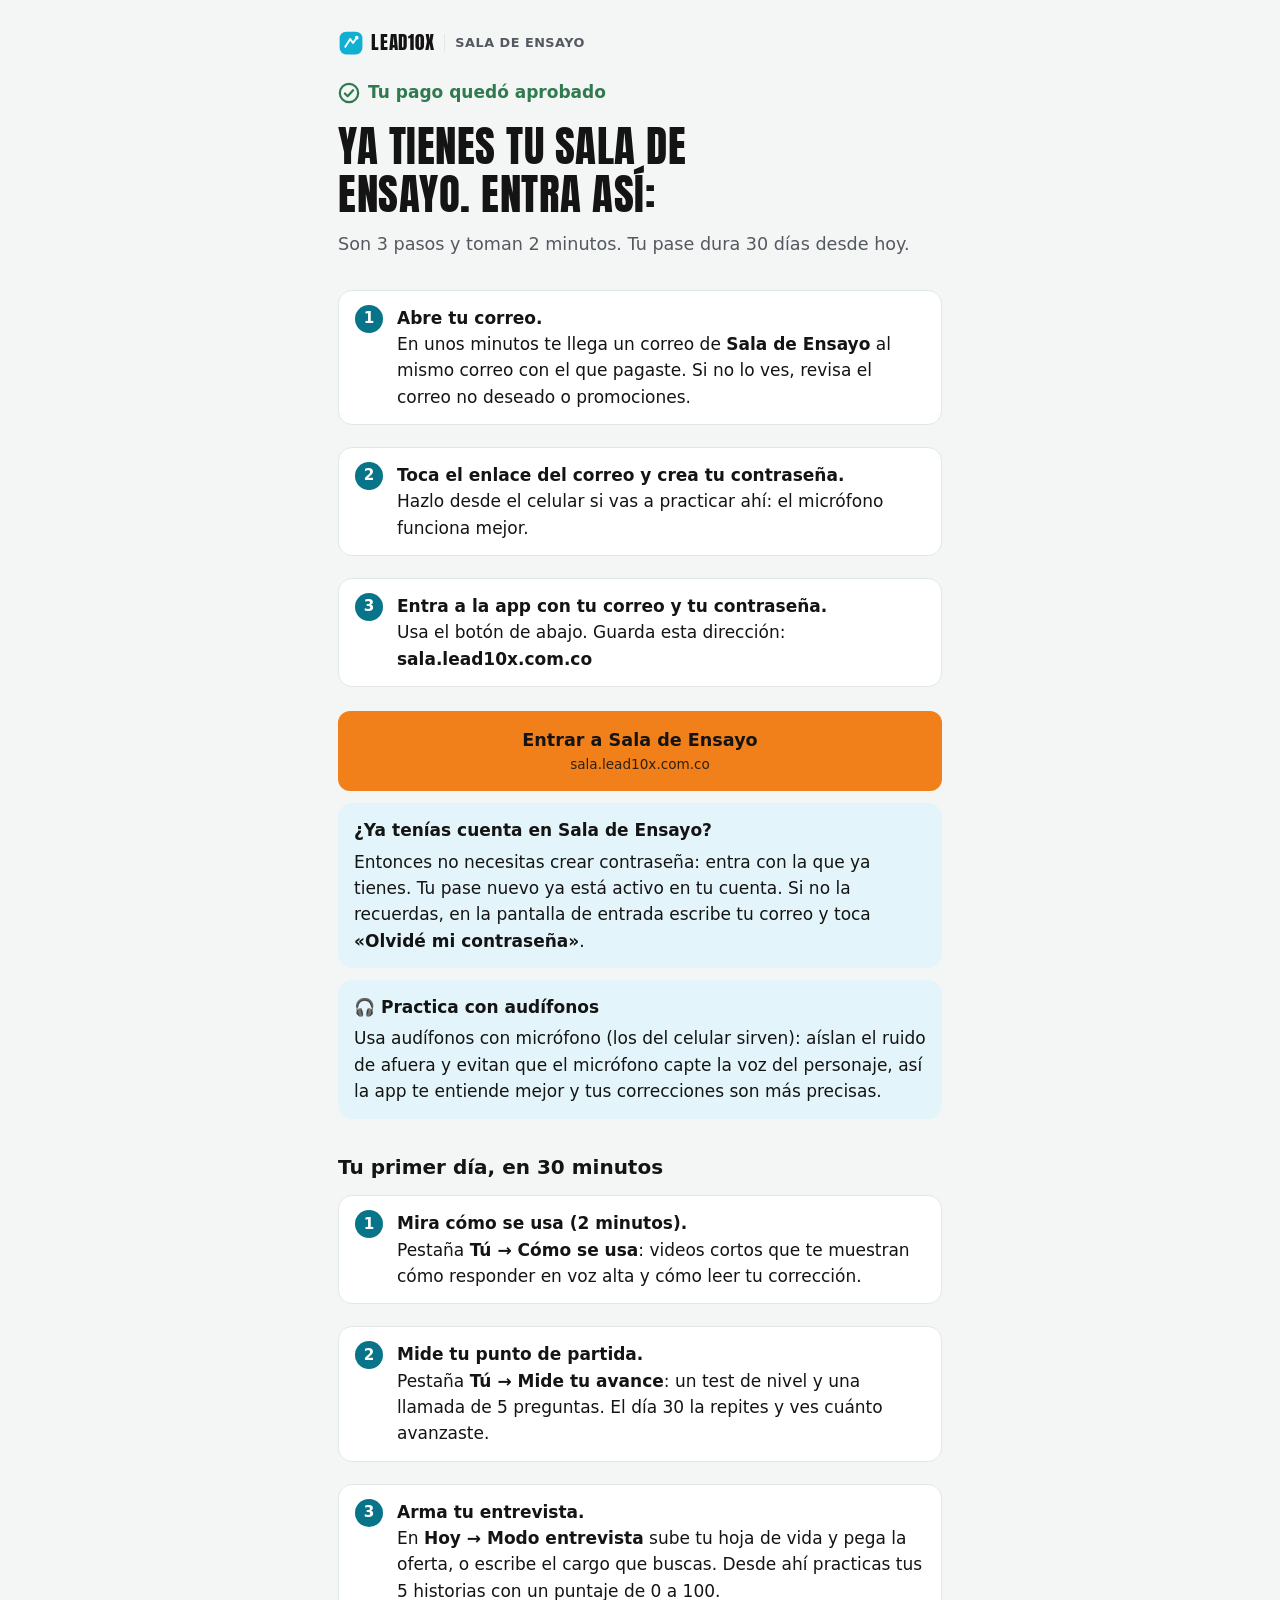
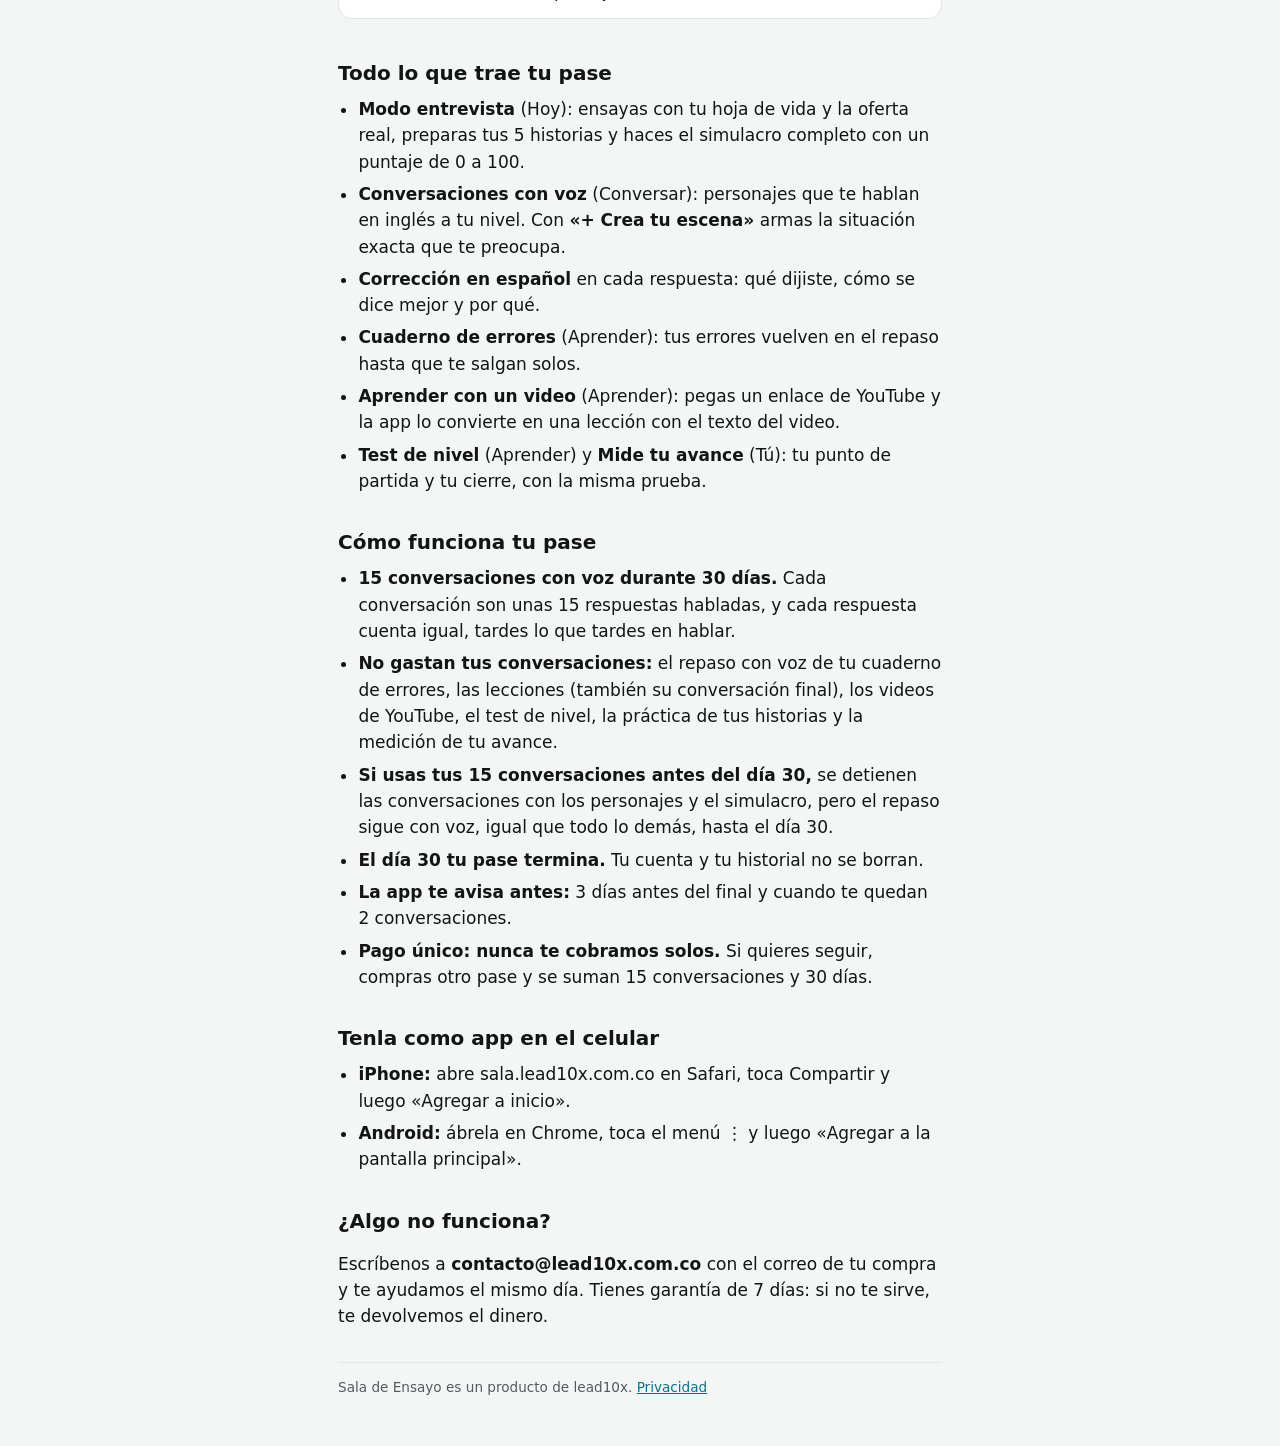
<file: docs/bienvenida/index.html>
<!doctype html>
<html lang="es">
<head>
<meta charset="utf-8">
<meta name="viewport" content="width=device-width, initial-scale=1">
<title>Bienvenida a Sala de Ensayo</title>
<meta name="robots" content="noindex">
<link rel="icon" href="data:image/svg+xml,%3Csvg xmlns='http://www.w3.org/2000/svg' viewBox='0 0 32 32'%3E%3Crect x='2' y='2' width='28' height='28' rx='8' fill='%230FB0D2'/%3E%3Cpath d='M9 20.5 L15 11 L18.5 16 L23 9.5' fill='none' stroke='white' stroke-width='2.4' stroke-linecap='round' stroke-linejoin='round'/%3E%3Ccircle cx='23' cy='9.5' r='2.3' fill='white'/%3E%3C/svg%3E">
<link rel="preconnect" href="https://fonts.googleapis.com"><link rel="preconnect" href="https://fonts.gstatic.com" crossorigin>
<link rel="stylesheet" href="https://fonts.googleapis.com/css2?family=Anton&display=swap">
<!-- Página a la que Hotmart lleva al comprador después de pagar. Un solo objetivo: que entre a la app. -->
<style>
  :root{--bg:#F4F6F6;--surface:#fff;--ink:#141414;--muted:#54595f;--line:#E1E7E7;--accent:#08748A;--action:#F2801A;--action-ink:#141414;--soft:#E3F5FA;--ok:#2f7a4f}
  @media (prefers-color-scheme:dark){:root{--bg:#0E1216;--surface:#181D22;--ink:#EFF3F3;--muted:#a2adb0;--line:#243036;--accent:#0FB0D2;--action:#F2801A;--action-ink:#141414;--soft:#16303A;--ok:#6cc08f}}
  *{box-sizing:border-box}
  body{margin:0;background:var(--bg);color:var(--ink);font:17px/1.55 system-ui,-apple-system,"Segoe UI",Roboto,sans-serif}
  .wrap{max-width:640px;margin:0 auto;padding:0 18px 48px}
  header{padding:28px 0 4px}
  .brand{display:flex;align-items:center;gap:10px;color:var(--muted);font-size:.8rem;font-weight:700;letter-spacing:.04em;text-transform:uppercase}
  .l10{display:inline-flex;align-items:center;gap:7px;color:var(--ink);text-decoration:none}
  .l10 svg{width:26px;height:26px;color:#0FB0D2;flex:none}
  .l10 b{font-family:"Anton",Bahnschrift,"Arial Narrow",sans-serif;font-weight:400;font-size:19px;letter-spacing:.04em}
  .brand .sep{width:1px;height:18px;background:var(--line)}
  .ok{display:inline-flex;align-items:center;gap:8px;margin:22px 0 0;color:var(--ok);font-weight:700}
  .ok svg{width:22px;height:22px}
  h1{font-family:"Anton",Bahnschrift,"Arial Narrow",sans-serif;font-weight:400;text-transform:uppercase;letter-spacing:.012em;font-size:clamp(2rem,7vw,2.7rem);line-height:1.12;margin:.25em 0 .3em;text-wrap:balance}
  .lead{font-size:1.1rem;color:var(--muted);margin:0 0 1.2em}
  .cta{display:block;width:100%;border-radius:12px;background:var(--action);color:var(--action-ink);font-weight:700;font-size:1.1rem;padding:16px;text-align:center;text-decoration:none}
  .cta small{display:block;font-weight:500;opacity:.88;font-size:.85rem}
  h2{font-size:1.25rem;line-height:1.25;margin:1.8em 0 .5em}
  ol.pasos{list-style:none;margin:0;padding:0;display:grid;gap:10px;counter-reset:p}
  ol.pasos li{counter-increment:p;background:var(--surface);border:1px solid var(--line);border-radius:14px;padding:14px 16px 14px 58px;position:relative}
  ol.pasos li::before{content:counter(p);position:absolute;left:16px;top:14px;width:28px;height:28px;border-radius:50%;background:var(--accent);color:#fff;font-weight:700;display:grid;place-items:center;font-size:.95rem}
  ol.pasos b{display:block}
  .card{background:var(--soft);border-radius:14px;padding:14px 16px;margin:12px 0}
  .card p{margin:.3em 0 0}
  ul{margin:.4em 0 0;padding-left:1.2em} li{margin:.35em 0}
  .note{font-size:.88rem;color:var(--muted)}
  a{color:var(--accent)}
  .cta,.cta:visited{color:var(--action-ink)}
  footer{margin-top:2.4em;border-top:1px solid var(--line);padding-top:14px;font-size:.85rem;color:var(--muted)}
</style>
</head>
<body>
<svg width="0" height="0" style="position:absolute" aria-hidden="true"><symbol id="mark" viewBox="0 0 32 32"><rect x="2" y="2" width="28" height="28" rx="8" fill="currentColor"/><path d="M9 20.5 L15 11 L18.5 16 L23 9.5" fill="none" stroke="#fff" stroke-width="2.4" stroke-linecap="round" stroke-linejoin="round"/><circle cx="23" cy="9.5" r="2.3" fill="#fff"/></symbol></svg>
<div class="wrap">
  <header>
    <div class="brand"><a class="l10" href="https://lead10x.com.co/" target="_blank" rel="noopener" aria-label="lead10x"><svg><use href="#mark"/></svg><b>LEAD10X</b></a><span class="sep"></span><span>Sala de Ensayo</span></div>
    <p class="ok" id="estado"><svg viewBox="0 0 24 24" fill="none" stroke="currentColor" stroke-width="2.4" stroke-linecap="round" stroke-linejoin="round" aria-hidden="true"><circle cx="12" cy="12" r="10"/><path d="m7.5 12.5 3 3 6-6.5"/></svg>Tu pago quedó aprobado</p>
    <h1 id="titulo">Ya tienes tu Sala de Ensayo. Entra así:</h1>
    <p class="lead" id="bajada">Son 3 pasos y toman 2 minutos. Tu pase dura 30 días desde hoy.</p>
  </header>

  <ol class="pasos">
    <li><b>Abre tu correo.</b>En unos minutos te llega un correo de <b style="display:inline">Sala de Ensayo</b> al mismo correo con el que pagaste. Si no lo ves, revisa el correo no deseado o promociones.</li>
    <li><b>Toca el enlace del correo y crea tu contraseña.</b>Hazlo desde el celular si vas a practicar ahí: el micrófono funciona mejor.</li>
    <li><b>Entra a la app con tu correo y tu contraseña.</b>Usa el botón de abajo. Guarda esta dirección: <b style="display:inline">sala.lead10x.com.co</b></li>
  </ol>

  <p style="margin:18px 0 0"><a class="cta" href="https://sala.lead10x.com.co/">Entrar a Sala de Ensayo<small>sala.lead10x.com.co</small></a></p>

  <div class="card">
    <b>¿Ya tenías cuenta en Sala de Ensayo?</b>
    <p>Entonces no necesitas crear contraseña: entra con la que ya tienes. Tu pase nuevo ya está activo en tu cuenta. Si no la recuerdas, en la pantalla de entrada escribe tu correo y toca <b>«Olvidé mi contraseña»</b>.</p>
  </div>

  <div class="card">
    <b>🎧 Practica con audífonos</b>
    <p>Usa audífonos con micrófono (los del celular sirven): aíslan el ruido de afuera y evitan que el micrófono capte la voz del personaje, así la app te entiende mejor y tus correcciones son más precisas.</p>
  </div>

  <h2>Tu primer día, en 30 minutos</h2>
  <ol class="pasos">
    <li><b>Mira cómo se usa (2 minutos).</b>Pestaña <b style="display:inline">Tú → Cómo se usa</b>: videos cortos que te muestran cómo responder en voz alta y cómo leer tu corrección.</li>
    <li><b>Mide tu punto de partida.</b>Pestaña <b style="display:inline">Tú → Mide tu avance</b>: un test de nivel y una llamada de 5 preguntas. El día 30 la repites y ves cuánto avanzaste.</li>
    <li><b>Arma tu entrevista.</b>En <b style="display:inline">Hoy → Modo entrevista</b> sube tu hoja de vida y pega la oferta, o escribe el cargo que buscas. Desde ahí practicas tus 5 historias con un puntaje de 0 a 100.</li>
  </ol>

  <h2>Todo lo que trae tu pase</h2>
  <ul class="todo">
    <li><b>Modo entrevista</b> (Hoy): ensayas con tu hoja de vida y la oferta real, preparas tus 5 historias y haces el simulacro completo con un puntaje de 0 a 100.</li>
    <li><b>Conversaciones con voz</b> (Conversar): personajes que te hablan en inglés a tu nivel. Con <b>«+ Crea tu escena»</b> armas la situación exacta que te preocupa.</li>
    <li><b>Corrección en español</b> en cada respuesta: qué dijiste, cómo se dice mejor y por qué.</li>
    <li><b>Cuaderno de errores</b> (Aprender): tus errores vuelven en el repaso hasta que te salgan solos.</li>
    <li><b>Aprender con un video</b> (Aprender): pegas un enlace de YouTube y la app lo convierte en una lección con el texto del video.</li>
    <li><b>Test de nivel</b> (Aprender) y <b>Mide tu avance</b> (Tú): tu punto de partida y tu cierre, con la misma prueba.</li>
  </ul>

  <h2>Cómo funciona tu pase</h2>
  <ul>
    <li><b>15 conversaciones con voz durante 30 días.</b> Cada conversación son unas 15 respuestas habladas, y cada respuesta cuenta igual, tardes lo que tardes en hablar.</li>
    <li><b>No gastan tus conversaciones:</b> el repaso con voz de tu cuaderno de errores, las lecciones (también su conversación final), los videos de YouTube, el test de nivel, la práctica de tus historias y la medición de tu avance.</li>
    <li><b>Si usas tus 15 conversaciones antes del día 30,</b> se detienen las conversaciones con los personajes y el simulacro, pero el repaso sigue con voz, igual que todo lo demás, hasta el día 30.</li>
    <li><b>El día 30 tu pase termina.</b> Tu cuenta y tu historial no se borran.</li>
    <li><b>La app te avisa antes:</b> 3 días antes del final y cuando te quedan 2 conversaciones.</li>
    <li><b>Pago único: nunca te cobramos solos.</b> Si quieres seguir, compras otro pase y se suman 15 conversaciones y 30 días.</li>
  </ul>

  <h2>Tenla como app en el celular</h2>
  <ul>
    <li><b>iPhone:</b> abre sala.lead10x.com.co en Safari, toca Compartir y luego «Agregar a inicio».</li>
    <li><b>Android:</b> ábrela en Chrome, toca el menú ⋮ y luego «Agregar a la pantalla principal».</li>
  </ul>

  <h2>¿Algo no funciona?</h2>
  <p>Escríbenos a <b>contacto@lead10x.com.co</b> con el correo de tu compra y te ayudamos el mismo día. Tienes garantía de 7 días: si no te sirve, te devolvemos el dinero.</p>

  <footer>Sala de Ensayo es un producto de lead10x. <a href="/entrevista/privacidad.html">Privacidad</a></footer>
</div>
<script>
  // Hotmart manda aquí también los pagos que aún no se confirman (?estado=espera): el correo llega cuando se aprueban.
  if (new URLSearchParams(location.search).get("estado") === "espera") {
    document.getElementById("estado").lastChild.textContent = "Tu pago está en confirmación";
    document.getElementById("estado").style.color = "var(--muted)";
    document.getElementById("titulo").textContent = "Tu pago se está confirmando. Esto sigue:";
    document.getElementById("bajada").textContent = "Algunos medios de pago tardan en confirmarse. Apenas tu pago se apruebe te llega el correo del paso 1; no tienes que volver a pagar. Tu pase dura 30 días desde ese momento.";
  }
</script>
</body>
</html>
</file>
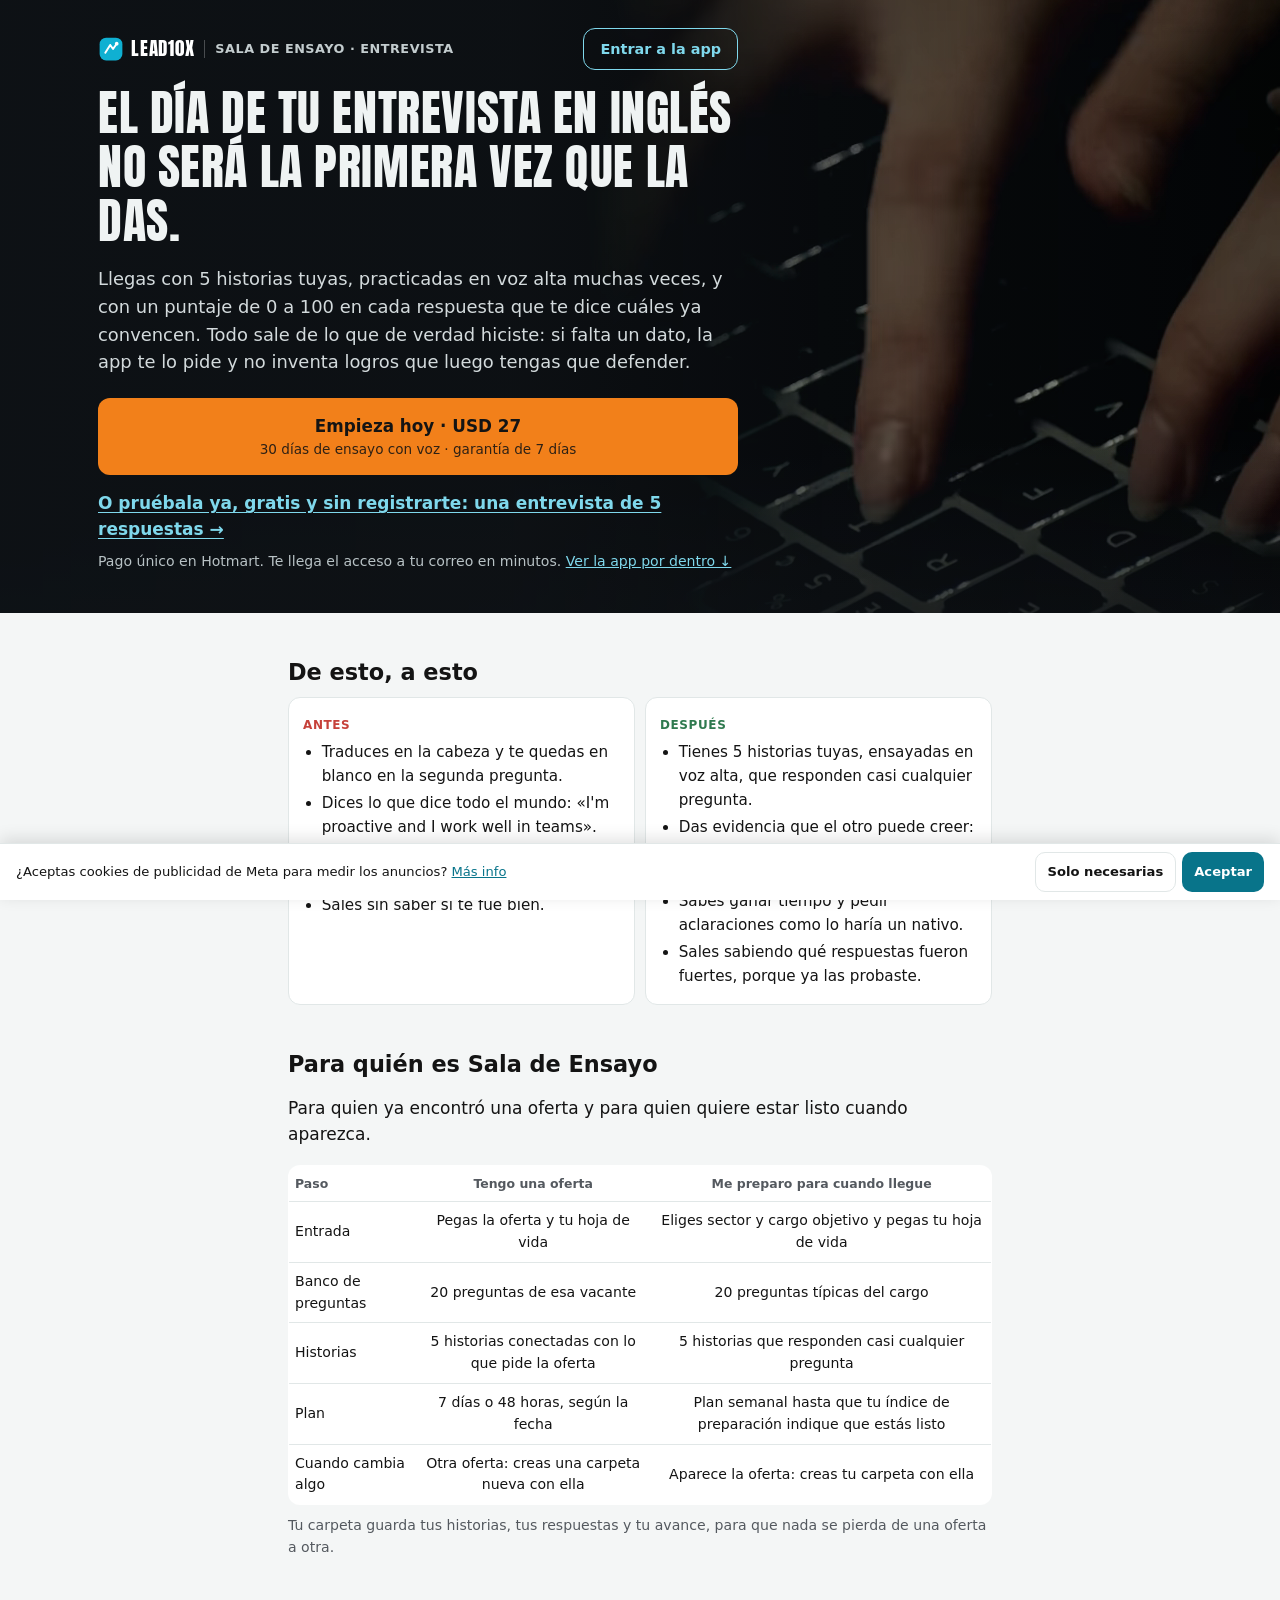
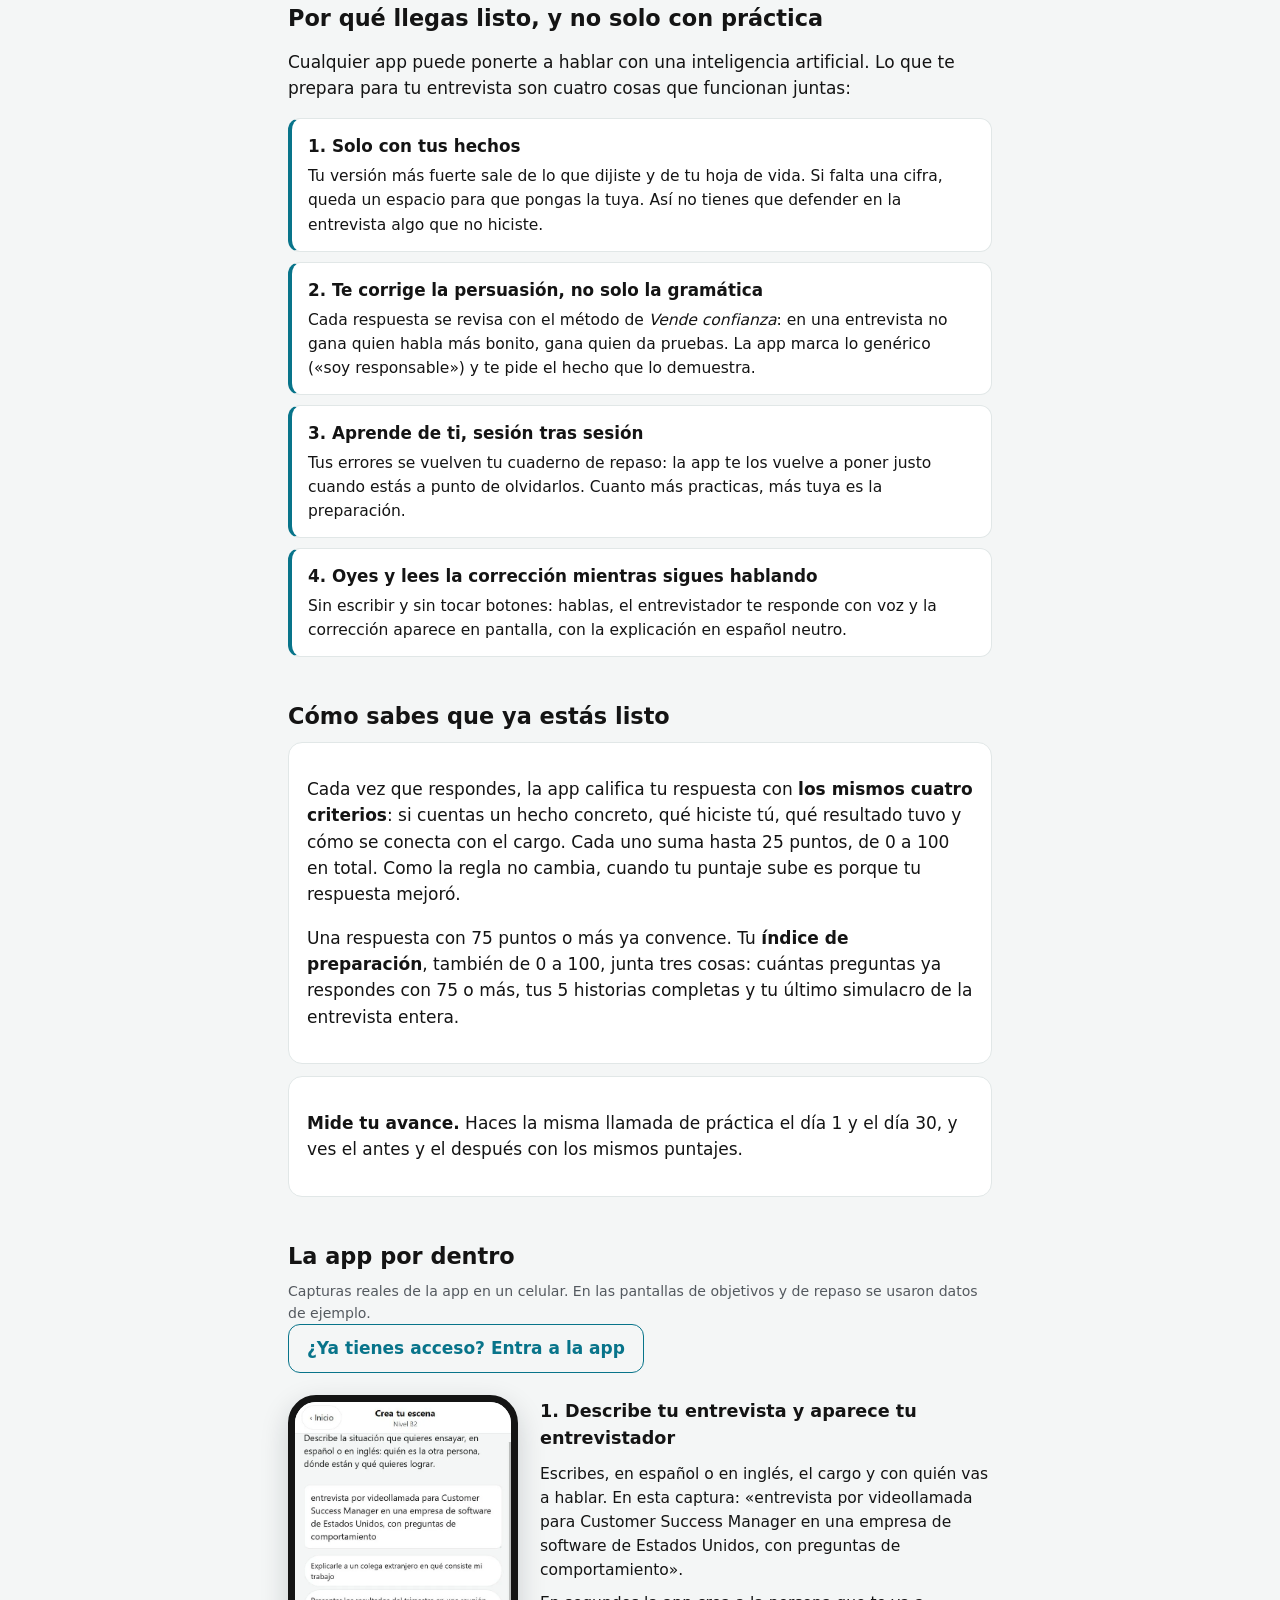
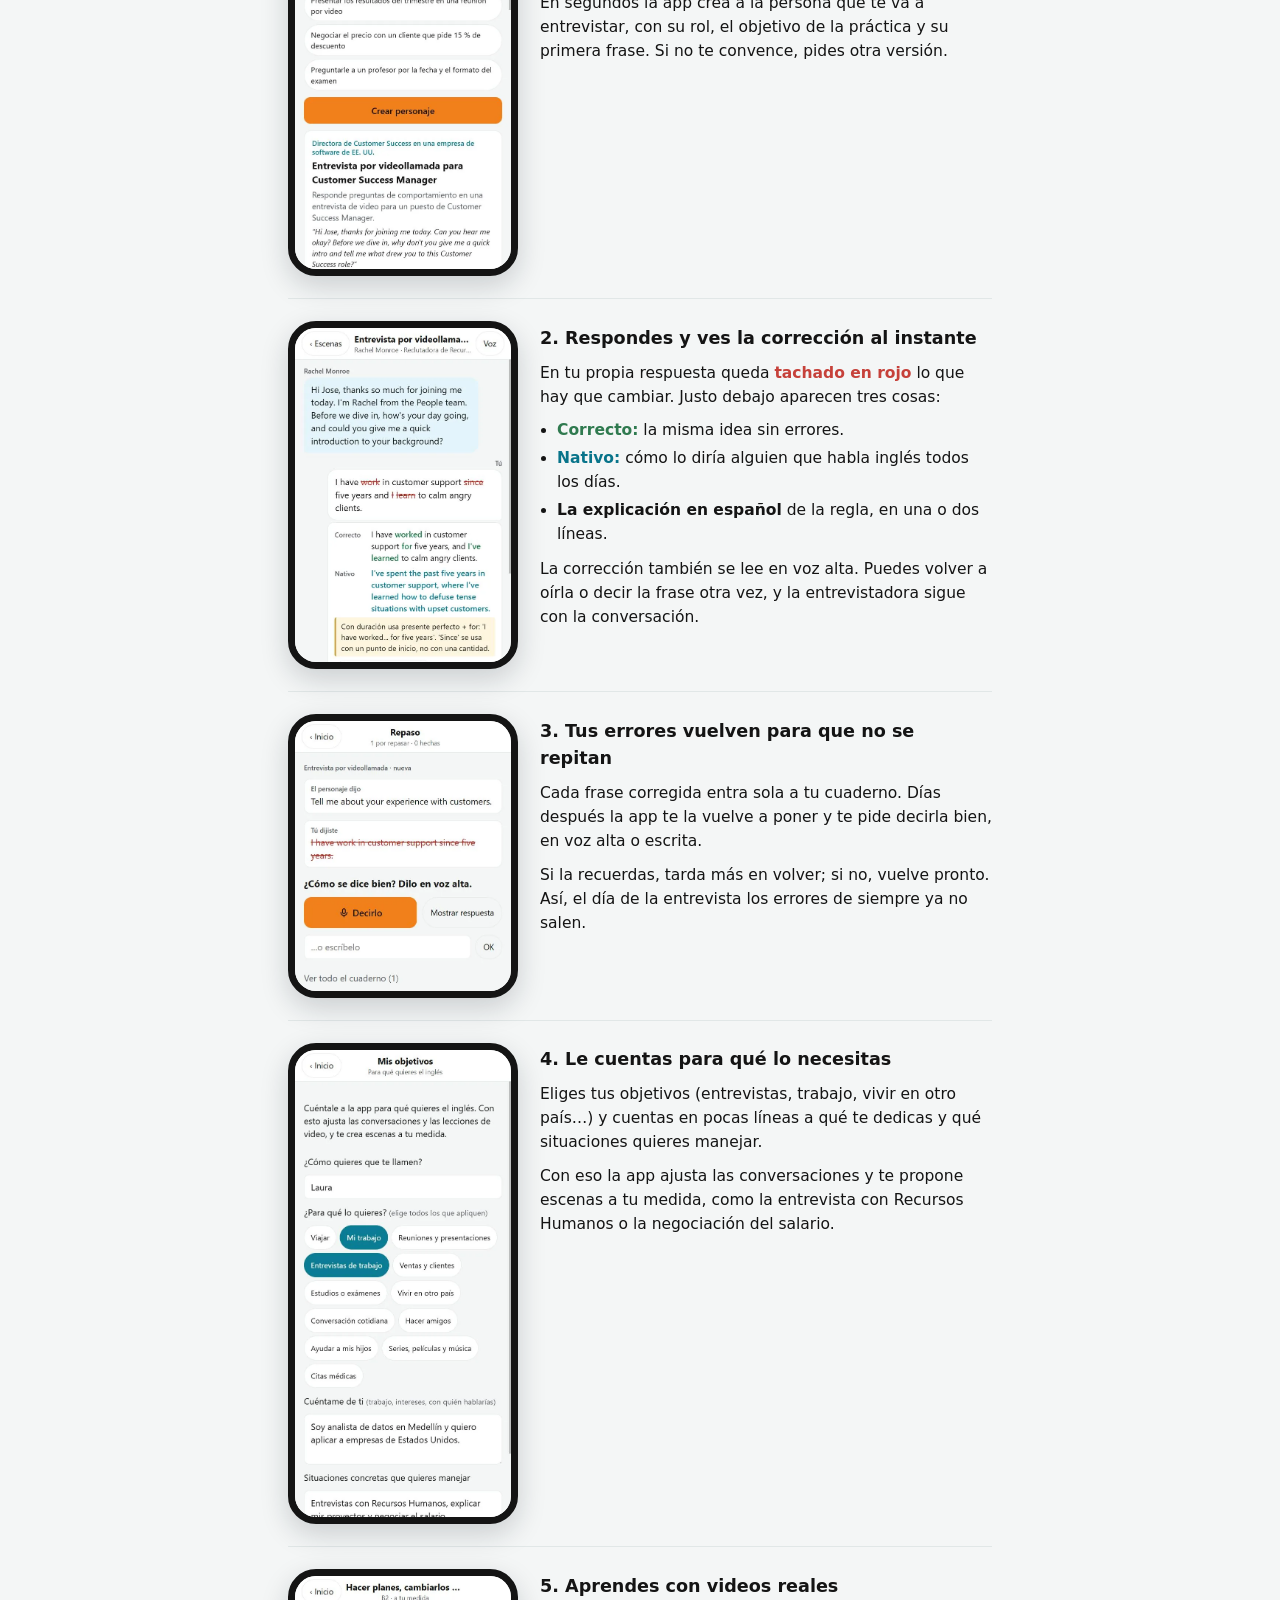
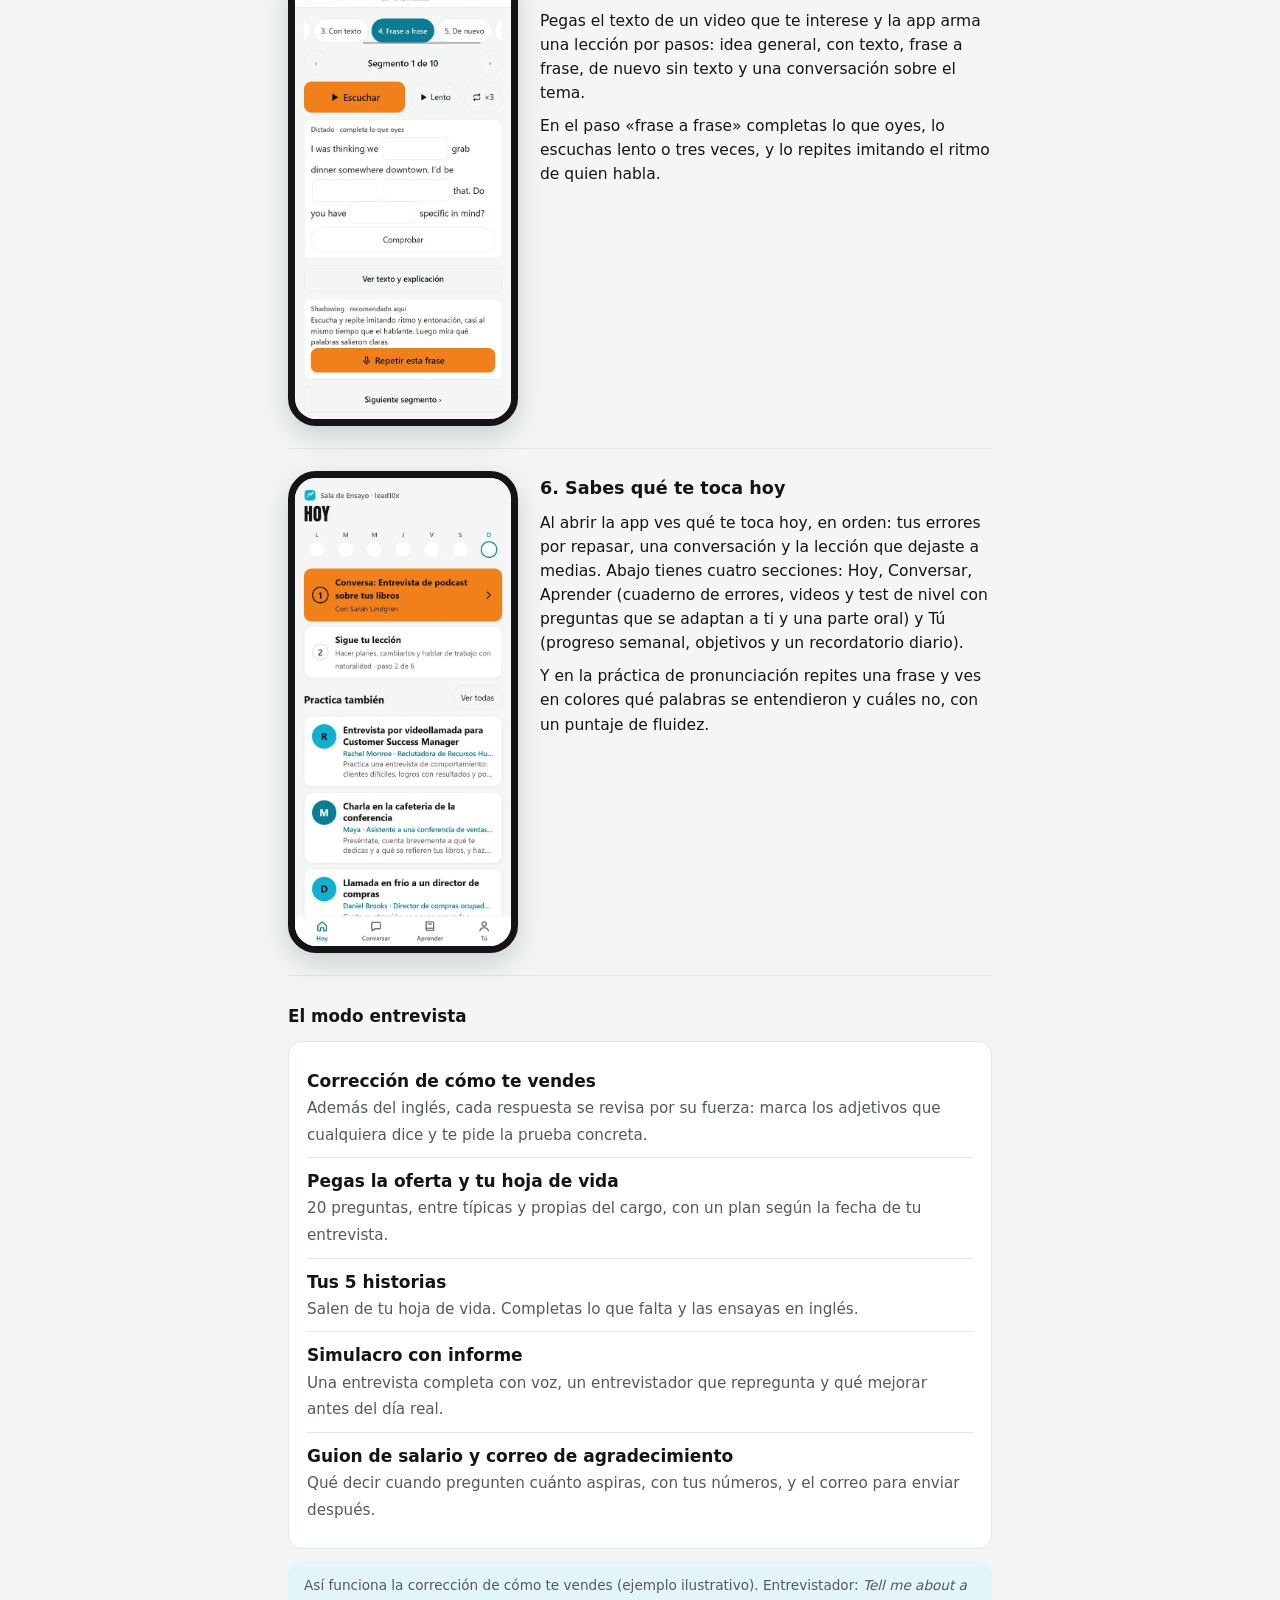
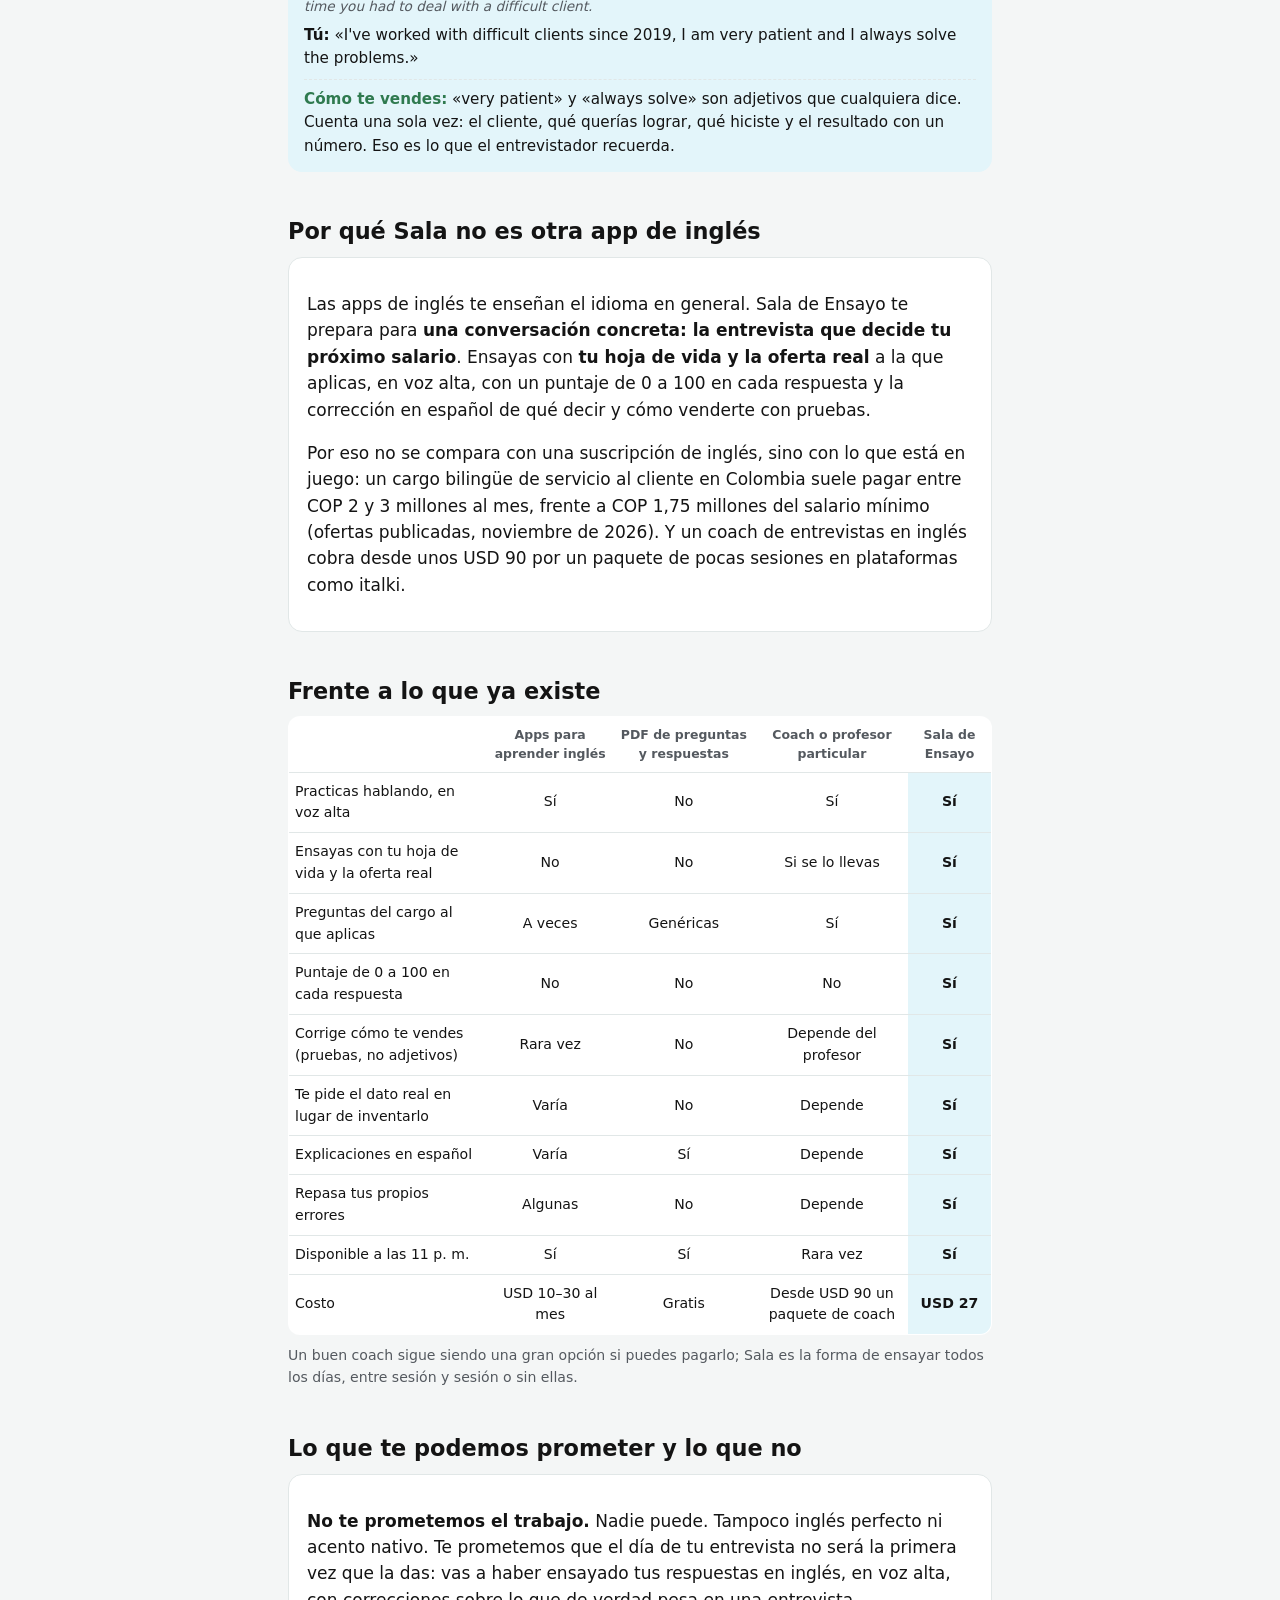
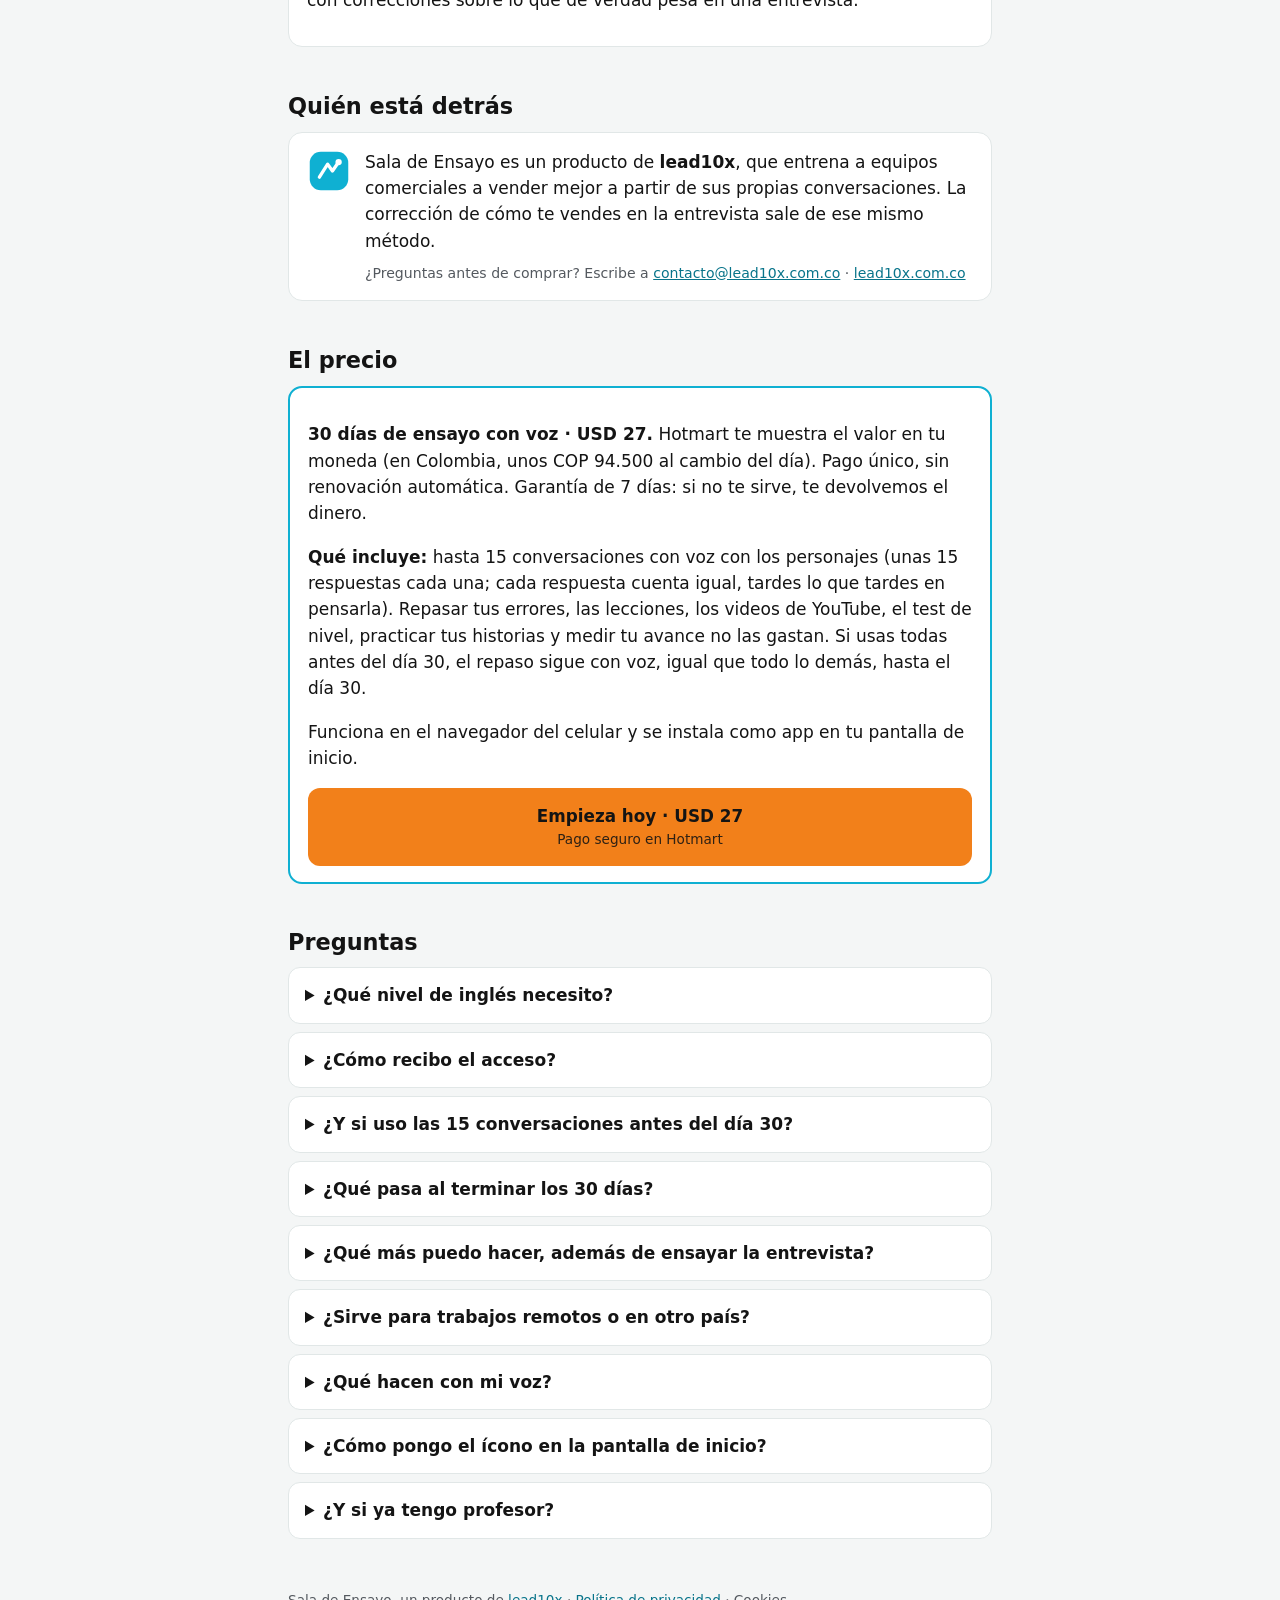
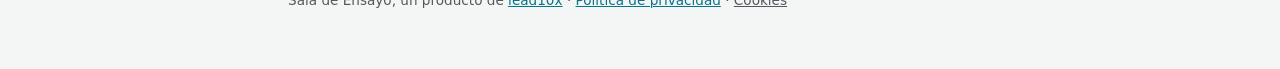
<file: docs/entrevista/index.html>
<!doctype html>
<html lang="es">
<head>
<meta charset="utf-8">
<meta name="viewport" content="width=device-width, initial-scale=1">
<title>Ensaya tu entrevista en inglés</title>
<link rel="icon" href="data:image/svg+xml,%3Csvg xmlns='http://www.w3.org/2000/svg' viewBox='0 0 32 32'%3E%3Crect x='2' y='2' width='28' height='28' rx='8' fill='%230FB0D2'/%3E%3Cpath d='M9 20.5 L15 11 L18.5 16 L23 9.5' fill='none' stroke='white' stroke-width='2.4' stroke-linecap='round' stroke-linejoin='round'/%3E%3Ccircle cx='23' cy='9.5' r='2.3' fill='white'/%3E%3C/svg%3E">
<meta name="description" content="El día de tu entrevista en inglés no será la primera vez que la das. Ensayas 5 historias tuyas en voz alta, con un puntaje de 0 a 100 en cada respuesta y la corrección en español. Pago único por 30 días.">
<!-- Vista previa al compartir el enlace (WhatsApp, LinkedIn, Facebook, X): comercial/og_imagen.py -->
<meta property="og:type" content="website">
<meta property="og:site_name" content="Sala de Ensayo · lead10x">
<meta property="og:locale" content="es_LA">
<meta property="og:url" content="https://sala.lead10x.com.co/entrevista/">
<meta property="og:title" content="Ensaya tu entrevista en inglés antes de que cuente">
<meta property="og:description" content="El día de tu entrevista en inglés no será la primera vez que la das. Ensaya en voz alta con tus hechos reales y la corrección en español. Pago único por 30 días.">
<meta property="og:image" content="https://sala.lead10x.com.co/entrevista/img/compartir.jpg?v=1">
<meta property="og:image:width" content="1200"><meta property="og:image:height" content="630">
<meta property="og:image:alt" content="Sala de Ensayo: ensaya tu entrevista en inglés antes de que cuente.">
<meta name="twitter:card" content="summary_large_image">
<link rel="preconnect" href="https://fonts.googleapis.com"><link rel="preconnect" href="https://fonts.gstatic.com" crossorigin>
<link rel="stylesheet" href="https://fonts.googleapis.com/css2?family=Anton&display=swap">
<style>
  :root{--bg:#F4F6F6;--surface:#fff;--ink:#141414;--muted:#54595f;--line:#E1E7E7;--accent:#08748A;--accent-ink:#fff;--action:#F2801A;--action-ink:#141414;--warm:#0FB0D2;--ok:#2f7a4f;--bad:#C6413A;--soft:#E3F5FA}
  @media (prefers-color-scheme:dark){:root{--bg:#0E1216;--surface:#181D22;--ink:#EFF3F3;--muted:#a2adb0;--line:#243036;--accent:#0FB0D2;--accent-ink:#0E1216;--action:#F2801A;--action-ink:#141414;--warm:#0FB0D2;--ok:#6cc08f;--bad:#e07a70;--soft:#16303A}}
  *{box-sizing:border-box}
  body{margin:0;background:var(--bg);color:var(--ink);font:17px/1.55 system-ui,-apple-system,"Segoe UI",Roboto,sans-serif}
  .wrap{max-width:740px;margin:0 auto;padding:0 18px}
  header{padding:28px 0 6px}
  .brand{display:flex;align-items:center;gap:10px;flex-wrap:wrap;color:var(--muted);font-size:.8rem;font-weight:700;letter-spacing:.04em;text-transform:uppercase}
  .l10{display:inline-flex;align-items:center;gap:7px;color:var(--ink);text-decoration:none}
  .l10 svg{width:26px;height:26px;color:#0FB0D2;flex:none}
  .l10 b{font-family:"Anton",Bahnschrift,"Arial Narrow",sans-serif;font-weight:400;font-size:19px;letter-spacing:.04em;text-transform:none}
  .brand .sep{width:1px;height:18px;background:var(--line)}
  .entrar{margin-left:auto;padding:9px 16px;border:1px solid var(--accent);border-radius:12px;color:var(--accent);font-size:.9rem;font-weight:700;letter-spacing:0;text-transform:none;text-decoration:none;white-space:nowrap}
  .who{display:flex;gap:14px;align-items:flex-start}
  .who svg{width:44px;height:44px;color:#0FB0D2;flex:none}
  .who p{margin:0 0 .5em}
  h1{font-family:"Anton",Bahnschrift,"Arial Narrow",sans-serif;font-weight:400;text-transform:uppercase;letter-spacing:.012em;font-size:clamp(2.1rem,7.4vw,3rem);line-height:1.12;margin:.35em 0 .35em}
  h2{font-size:1.4rem;line-height:1.25;margin:2em 0 .5em}
  h3{font-size:1.05rem;margin:0 0 .3em}
  .lead{font-size:1.12rem;color:var(--muted);margin:0 0 1.2em}
  .cta{display:block;width:100%;border:0;border-radius:12px;background:var(--action);color:var(--action-ink);font:inherit;font-weight:700;font-size:1.05rem;padding:15px;cursor:pointer;text-align:center}
  .cta small{display:block;font-weight:500;opacity:.88;font-size:.85rem}
  .note{font-size:.88rem;color:var(--muted);margin:.6em 0 0}
  .card{background:var(--surface);border:1px solid var(--line);border-radius:14px;padding:16px 18px;margin:12px 0}
  .ab{display:grid;grid-template-columns:1fr 1fr;gap:10px}
  .ab>div{background:var(--surface);border:1px solid var(--line);border-radius:12px;padding:12px 14px}
  .ab ul{margin:.3em 0 0;padding-left:1.1em} .ab li{margin:.25em 0;font-size:.95rem}
  .tag{display:inline-block;font-size:.75rem;font-weight:700;letter-spacing:.05em;text-transform:uppercase}
  .bad .tag{color:var(--bad)} .good .tag{color:var(--ok)}
  .pillars{display:grid;gap:10px}
  .pillar{background:var(--surface);border:1px solid var(--line);border-left:4px solid var(--accent);border-radius:12px;padding:14px 16px}
  .pillar p{margin:.2em 0 0;font-size:.97rem}
  .demo{background:var(--soft);border-radius:14px;padding:14px 16px;margin:12px 0;font-size:.95rem}
  .demo .q{color:var(--muted);font-size:.85rem;margin:0 0 6px}
  .demo .you{margin:0 0 8px} .demo .fix{border-top:1px dashed var(--line);padding-top:8px;margin-top:8px}
  .demo b.k{color:var(--ok)} .demo s{color:var(--bad)}
  table{width:100%;border-collapse:collapse;font-size:.88rem;background:var(--surface);border:1px solid var(--line);border-radius:12px;overflow:hidden}
  th,td{padding:8px 6px;border-bottom:1px solid var(--line);text-align:center;vertical-align:middle}
  th:first-child,td:first-child{text-align:left}
  thead th{font-size:.78rem;color:var(--muted);font-weight:700}
  td.us{background:var(--soft);font-weight:700}
  .tbl{overflow-x:auto;margin:10px 0}
  .feat{list-style:none;padding:0;margin:0}
  .feat li{padding:10px 0;border-bottom:1px solid var(--line)} .feat li:last-child{border:0}
  .feat b{display:block}
  .feat span{color:var(--muted);font-size:.95rem}
  .sr{position:absolute;width:1px;height:1px;overflow:hidden;clip:rect(0 0 0 0);white-space:nowrap}
  .pill{display:inline-block;font-size:.72rem;font-weight:700;border-radius:999px;padding:2px 8px;margin-left:6px;vertical-align:middle}
  .now{background:#e3f1e8;color:#235c3b} .soon{background:#E3F5FA;color:#086A7E}
  @media (prefers-color-scheme:dark){.now{background:#1e3a2a;color:#9fdcb7}.soon{background:#16303A;color:#7fd8ec}}
  .shot{display:grid;grid-template-columns:230px 1fr;gap:22px;align-items:start;margin:22px 0;padding-bottom:22px;border-bottom:1px solid var(--line)}
  .shot img{width:100%;height:auto;display:block;border:7px solid #141414;border-radius:28px;box-shadow:0 10px 28px rgba(15,25,40,.18);background:#fff}
  .shot h3{font-size:1.1rem;margin:.2em 0 .5em}
  .shot p{margin:0 0 .6em;font-size:.97rem}
  .parts{margin:.2em 0 .7em;padding-left:1.1em;font-size:.97rem} .parts li{margin:.25em 0}
  .parts .r{color:var(--bad)} .parts .g{color:var(--ok)} .parts .b{color:var(--accent)}
  @media (prefers-color-scheme:dark){.shot img{border-color:#3a4656;box-shadow:0 10px 28px rgba(0,0,0,.45)}}
  @media (max-width:620px){.shot{grid-template-columns:1fr}.shot img{max-width:250px;margin:0 auto}}
  .pilot{border:2px solid var(--warm)}
  details{background:var(--surface);border:1px solid var(--line);border-radius:12px;margin:8px 0}
  summary{font-weight:600;cursor:pointer;padding:14px 16px;min-height:48px}
  details p{margin:0;padding:0 16px 14px}
  :focus-visible{outline:3px solid var(--accent);outline-offset:2px}
  .sticky{position:fixed;left:0;right:0;bottom:0;padding:10px 16px calc(10px + env(safe-area-inset-bottom));background:var(--bg);border-top:1px solid var(--line);box-shadow:0 -6px 18px rgba(0,0,0,.08);transform:translateY(110%);transition:transform .25s;z-index:5}
  .sticky.show{transform:none}
  .sticky .cta{max-width:704px;margin:0 auto;padding:12px}
  @media (min-width:900px){.sticky{display:none}}
  /* Franja delgada abajo: pide el permiso sin tapar la página (antes ocupaba casi media pantalla en el celular) */
  .cookies{position:fixed;left:0;right:0;bottom:0;z-index:8;background:var(--surface);color:var(--ink);border-top:1px solid var(--line);box-shadow:0 -4px 16px rgba(0,0,0,.12);padding:8px max(16px,env(safe-area-inset-right)) calc(8px + env(safe-area-inset-bottom)) max(16px,env(safe-area-inset-left));font-size:.82rem;display:flex;align-items:center;gap:10px}
  .cookies[hidden]{display:none}
  .cookies p{margin:0;flex:1;min-width:0;line-height:1.3} .cookies div{display:flex;gap:6px;flex:none}
  .cookies button{font:inherit;font-weight:700;border-radius:10px;padding:8px 12px;cursor:pointer;min-height:40px}
  .cookies .okbtn{background:var(--accent);color:var(--accent-ink,#fff);border:0} .cookies .ghostbtn{background:transparent;color:var(--ink);border:1px solid var(--line)}
  .linkbtn{background:none;border:0;padding:0;font:inherit;color:inherit;text-decoration:underline;cursor:pointer}
  @media (max-width:899px){body{padding-bottom:calc(84px + env(safe-area-inset-bottom))}}
  /* Hero oscuro con video de fondo (misma técnica que lead10x.com.co): primero el poster, el video después del load */
  .hero{position:relative;isolation:isolate;background:#0E1216;color:#EFF3F3;overflow:hidden}
  .hero .wrap{max-width:1120px}
  .hero header{max-width:640px;padding:28px 0 40px}
  .hero .brand{color:#c3cccE}.hero .l10{color:#fff}.hero .brand .sep{background:rgba(255,255,255,.25)}
  .hero .entrar{border-color:#7fd8ec;color:#7fd8ec}
  .probar-cta{text-decoration:none;margin:0 0 12px}
  .hero a.probar-cta{color:var(--action-ink)}
  .cta.sec{background:transparent;border:2px solid var(--action);color:inherit}
  .probar{display:inline-block;margin:.9em 0 0;font-weight:700;text-decoration:underline;text-underline-offset:3px}
  .hero .lead{color:#d3dadc}.hero .note{color:#b8c2c5}.hero a{color:#7fd8ec}
  .hero-fondo{position:absolute;inset:0;z-index:-1;background:#0E1216}
  .hero-fondo img,.hero-fondo video{position:absolute;inset:0;width:100%;height:100%;object-fit:cover;object-position:50% 30%}
  .hero-fondo video{opacity:0;transition:opacity .9s}
  .hero-fondo video.corre{opacity:1}
  .hero-fondo::after{content:"";position:absolute;inset:0;background:linear-gradient(90deg,rgba(14,18,22,.95) 0%,rgba(14,18,22,.88) 40%,rgba(14,18,22,.5) 64%,rgba(14,18,22,.18) 100%),linear-gradient(0deg,rgba(14,18,22,.6) 0%,rgba(14,18,22,0) 28%)}
  @media (max-width:860px){
    .hero-fondo img,.hero-fondo video{object-position:50% 22%}
    .hero-fondo::after{background:linear-gradient(rgba(14,18,22,.7) 0%,rgba(14,18,22,.6) 45%,rgba(14,18,22,.84) 100%)}
  }
  footer{color:var(--muted);font-size:.85rem;padding:30px 0 44px}
  a{color:var(--accent)}
  dialog{border:0;border-radius:16px;padding:0;max-width:440px;width:calc(100% - 32px);background:var(--surface);color:var(--ink)}
  dialog::backdrop{background:rgba(10,15,25,.55)}
  .dlg{padding:20px}
  label{display:block;font-weight:600;margin:12px 0 4px}
  input[type=email]{width:100%;font:inherit;padding:12px;border:1px solid var(--line);border-radius:10px;background:var(--bg);color:var(--ink)}
  .chk{display:flex;gap:10px;align-items:flex-start;font-weight:400;font-size:.9rem;color:var(--muted)}
  .chk input{margin:1px 0 0;width:22px;height:22px;flex:0 0 22px;accent-color:var(--accent)}
  .ghost{background:none;border:0;color:var(--muted);font:inherit;width:100%;padding:10px;cursor:pointer}
  .done{display:none} .err{color:var(--bad);font-size:.9rem;min-height:1.2em;margin:8px 0 0}
  @media (max-width:520px){.ab{grid-template-columns:1fr} table{font-size:.85rem} th,td{padding:8px 4px} thead th{font-size:.76rem} th:nth-child(3),td:nth-child(3){display:none}}
</style>
</head>
<body>
<svg width="0" height="0" style="position:absolute" aria-hidden="true"><symbol id="mark" viewBox="0 0 32 32"><rect x="2" y="2" width="28" height="28" rx="8" fill="currentColor"/><path d="M9 20.5 L15 11 L18.5 16 L23 9.5" fill="none" stroke="#fff" stroke-width="2.4" stroke-linecap="round" stroke-linejoin="round"/><circle cx="23" cy="9.5" r="2.3" fill="#fff"/></symbol></svg>
<!-- 1 · EL DESPUÉS (en quién se convierte), no el producto. Fondo: video de ambiente (comercial/hero_portada.py);
     las personas no usan la app ni se presentan como usuarias. -->
<main>
<section class="hero">
  <div class="hero-fondo" aria-hidden="true">
    <picture><source media="(max-width:860px)" srcset="video/portada_movil.webp?v=1" type="image/webp"><source srcset="video/portada_escritorio.webp?v=1" type="image/webp"><img src="video/portada_movil.jpg?v=1" alt="" fetchpriority="high"></picture>
    <video data-video="fondo" data-escritorio="video/portada_escritorio" data-movil="video/portada_movil" data-v="1" muted loop playsinline preload="none" disablepictureinpicture tabindex="-1"></video>
  </div>
<div class="wrap">
  <header>
    <div class="brand"><a class="l10" href="https://lead10x.com.co/" target="_blank" rel="noopener" aria-label="lead10x"><svg><use href="#mark"/></svg><b>LEAD10X</b></a><span class="sep"></span><span>Sala de Ensayo · Entrevista</span><a class="entrar" href="https://sala.lead10x.com.co/">Entrar a la app</a></div>
    <h1>El día de tu entrevista en inglés no será la primera vez que la das.</h1>
    <p class="lead">Llegas con 5 historias tuyas, practicadas en voz alta muchas veces, y con un puntaje de 0 a 100 en cada respuesta que te dice cuáles ya convencen. Todo sale de lo que de verdad hiciste: si falta un dato, la app te lo pide y no inventa logros que luego tengas que defender.</p>
    <button class="cta" data-cta="hero" data-reg="Empieza hoy · USD 27&lt;small&gt;30 días de ensayo con voz · garantía de 7 días&lt;/small&gt;">Black Friday: USD 15 <s>USD 27</s><small>Hasta el 27 de noviembre · 30 días de ensayo con voz · garantía de 7 días</small></button>
    <a class="probar" href="/?prueba">O pruébala ya, gratis y sin registrarte: una entrevista de 5 respuestas →</a>
    <p class="note"><span data-reg="Pago único en Hotmart. Te llega el acceso a tu correo en minutos.">Precio regular USD 27. Black Friday hasta el 27 de noviembre (<b class="bf-queda">quedan pocos días</b>). Pago único en Hotmart; el acceso te llega al correo en minutos.</span> <a href="#dentro">Ver la app por dentro ↓</a></p>
  </header>
</div>
</section>
<div class="wrap">

  <!-- 2 · ANTES → DESPUÉS (el cambio de estado que compra la persona) -->
  <h2>De esto, a esto</h2>
  <div class="ab">
    <div class="bad"><span class="tag">Antes</span>
      <ul>
        <li>Traduces en la cabeza y te quedas en blanco en la segunda pregunta.</li>
        <li>Dices lo que dice todo el mundo: «I'm proactive and I work well in teams».</li>
        <li>No entiendes una pregunta y no sabes cómo pedir que la repitan.</li>
        <li>Sales sin saber si te fue bien.</li>
      </ul>
    </div>
    <div class="good"><span class="tag">Después</span>
      <ul>
        <li>Tienes 5 historias tuyas, ensayadas en voz alta, que responden casi cualquier pregunta.</li>
        <li>Das evidencia que el otro puede creer: qué pasó, qué hiciste, qué resultado tuvo.</li>
        <li>Sabes ganar tiempo y pedir aclaraciones como lo haría un nativo.</li>
        <li>Sales sabiendo qué respuestas fueron fuertes, porque ya las probaste.</li>
      </ul>
    </div>
  </div>

  <!-- 2b · PARA QUIÉN ES: las dos entradas del modo entrevista -->
  <h2>Para quién es Sala de Ensayo</h2>
  <p>Para quien ya encontró una oferta y para quien quiere estar listo cuando aparezca.</p>
  <div class="tbl">
    <table>
      <thead><tr><th>Paso</th><th>Tengo una oferta</th><th>Me preparo para cuando llegue</th></tr></thead>
      <tbody>
        <tr><td>Entrada</td><td>Pegas la oferta y tu hoja de vida</td><td>Eliges sector y cargo objetivo y pegas tu hoja de vida</td></tr>
        <tr><td>Banco de preguntas</td><td>20 preguntas de esa vacante</td><td>20 preguntas típicas del cargo</td></tr>
        <tr><td>Historias</td><td>5 historias conectadas con lo que pide la oferta</td><td>5 historias que responden casi cualquier pregunta</td></tr>
        <tr><td>Plan</td><td>7 días o 48 horas, según la fecha</td><td>Plan semanal hasta que tu índice de preparación indique que estás listo</td></tr>
        <tr><td>Cuando cambia algo</td><td>Otra oferta: creas una carpeta nueva con ella</td><td>Aparece la oferta: creas tu carpeta con ella</td></tr>
      </tbody>
    </table>
  </div>
  <p class="note">Tu carpeta guarda tus historias, tus respuestas y tu avance, para que nada se pierda de una oferta a otra.</p>

  <!-- 3 · POR QUÉ ES DIFERENTE: lo que no se copia de un día para otro -->
  <h2>Por qué llegas listo, y no solo con práctica</h2>
  <p>Cualquier app puede ponerte a hablar con una inteligencia artificial. Lo que te prepara para tu entrevista son cuatro cosas que funcionan juntas:</p>
  <div class="pillars">
    <div class="pillar"><h3>1. Solo con tus hechos</h3>
      <p>Tu versión más fuerte sale de lo que dijiste y de tu hoja de vida. Si falta una cifra, queda un espacio para que pongas la tuya. Así no tienes que defender en la entrevista algo que no hiciste.</p></div>
    <div class="pillar"><h3>2. Te corrige la persuasión, no solo la gramática</h3>
      <p>Cada respuesta se revisa con el método de <i>Vende confianza</i>: en una entrevista no gana quien habla más bonito, gana quien da pruebas. La app marca lo genérico («soy responsable») y te pide el hecho que lo demuestra.</p></div>
    <div class="pillar"><h3>3. Aprende de ti, sesión tras sesión</h3>
      <p>Tus errores se vuelven tu cuaderno de repaso: la app te los vuelve a poner justo cuando estás a punto de olvidarlos. Cuanto más practicas, más tuya es la preparación.</p></div>
    <div class="pillar"><h3>4. Oyes y lees la corrección mientras sigues hablando</h3>
      <p>Sin escribir y sin tocar botones: hablas, el entrevistador te responde con voz y la corrección aparece en pantalla, con la explicación en español neutro.</p></div>
  </div>

  <!-- 3b · CÓMO SABES QUE ESTÁS LISTO: el puntaje, explicado sin jerga -->
  <h2>Cómo sabes que ya estás listo</h2>
  <div class="card">
    <p>Cada vez que respondes, la app califica tu respuesta con <b>los mismos cuatro criterios</b>: si cuentas un hecho concreto, qué hiciste tú, qué resultado tuvo y cómo se conecta con el cargo. Cada uno suma hasta 25 puntos, de 0 a 100 en total. Como la regla no cambia, cuando tu puntaje sube es porque tu respuesta mejoró.</p>
    <p>Una respuesta con 75 puntos o más ya convence. Tu <b>índice de preparación</b>, también de 0 a 100, junta tres cosas: cuántas preguntas ya respondes con 75 o más, tus 5 historias completas y tu último simulacro de la entrevista entera.</p>
  </div>
  <div class="card">
    <p><b>Mide tu avance.</b> Haces la misma llamada de práctica el día 1 y el día 30, y ves el antes y el después con los mismos puntajes.</p>
  </div>

  <!-- 4 · PRUEBA CONCRETA: la app por dentro, con capturas reales -->
  <h2 id="dentro">La app por dentro</h2>
  <p class="note" style="margin-top:0">Capturas reales de la app en un celular. En las pantallas de objetivos y de repaso se usaron datos de ejemplo.</p>
  <p style="margin:0 0 18px"><a href="/" style="display:inline-block;padding:10px 18px;border:1px solid var(--accent);border-radius:12px;color:var(--accent);font-weight:700;text-decoration:none">¿Ya tienes acceso? Entra a la app</a></p>

  <div class="shot">
    <img src="img/escena.webp?v=2" width="585" height="1266" loading="lazy" alt="Pantalla Crea tu escena: la app convirtió la descripción de una entrevista para Customer Success Manager en una directora de Customer Success que abre con su primera pregunta.">
    <div><h3>1. Describe tu entrevista y aparece tu entrevistador</h3>
      <p>Escribes, en español o en inglés, el cargo y con quién vas a hablar. En esta captura: «entrevista por videollamada para Customer Success Manager en una empresa de software de Estados Unidos, con preguntas de comportamiento».</p>
      <p>En segundos la app crea a la persona que te va a entrevistar, con su rol, el objetivo de la práctica y su primera frase. Si no te convence, pides otra versión.</p></div>
  </div>

  <div class="shot">
    <img src="img/correccion.webp?v=2" width="585" height="905" loading="lazy" alt="Conversación: en la respuesta aparece tachado lo que hay que cambiar y debajo la forma correcta, la forma nativa y una explicación en español.">
    <div><h3>2. Respondes y ves la corrección al instante</h3>
      <p>En tu propia respuesta queda <b class="r" style="color:var(--bad)">tachado en rojo</b> lo que hay que cambiar. Justo debajo aparecen tres cosas:</p>
      <ul class="parts">
        <li><b class="g">Correcto:</b> la misma idea sin errores.</li>
        <li><b class="b">Nativo:</b> cómo lo diría alguien que habla inglés todos los días.</li>
        <li><b>La explicación en español</b> de la regla, en una o dos líneas.</li>
      </ul>
      <p>La corrección también se lee en voz alta. Puedes volver a oírla o decir la frase otra vez, y la entrevistadora sigue con la conversación.</p></div>
  </div>

  <div class="shot">
    <img src="img/repaso.webp?v=2" width="585" height="730" loading="lazy" alt="Pantalla Repaso: muestra la frase con errores y pide decirla bien en voz alta, con los botones Decirlo y Mostrar respuesta.">
    <div><h3>3. Tus errores vuelven para que no se repitan</h3>
      <p>Cada frase corregida entra sola a tu cuaderno. Días después la app te la vuelve a poner y te pide decirla bien, en voz alta o escrita.</p>
      <p>Si la recuerdas, tarda más en volver; si no, vuelve pronto. Así, el día de la entrevista los errores de siempre ya no salen.</p></div>
  </div>

  <div class="shot">
    <img src="img/objetivos.webp?v=2" width="585" height="1266" loading="lazy" alt="Pantalla Mis objetivos con opciones como Entrevistas de trabajo y campos para contar a qué te dedicas y qué situaciones quieres manejar.">
    <div><h3>4. Le cuentas para qué lo necesitas</h3>
      <p>Eliges tus objetivos (entrevistas, trabajo, vivir en otro país…) y cuentas en pocas líneas a qué te dedicas y qué situaciones quieres manejar.</p>
      <p>Con eso la app ajusta las conversaciones y te propone escenas a tu medida, como la entrevista con Recursos Humanos o la negociación del salario.</p></div>
  </div>

  <div class="shot">
    <img src="img/leccion.webp?v=2" width="585" height="1200" loading="lazy" alt="Lección de video, paso Frase a frase: dictado con espacios para completar lo que se oye, botones para escuchar normal, lento o tres veces, y un ejercicio para repetir la frase.">
    <div><h3>5. Aprendes con videos reales</h3>
      <p>Pegas el texto de un video que te interese y la app arma una lección por pasos: idea general, con texto, frase a frase, de nuevo sin texto y una conversación sobre el tema.</p>
      <p>En el paso «frase a frase» completas lo que oyes, lo escuchas lento o tres veces, y lo repites imitando el ritmo de quien habla.</p></div>
  </div>

  <div class="shot">
    <img src="img/inicio.webp?v=3" width="585" height="1266" loading="lazy" alt="Pantalla Hoy con los días de la semana, la práctica que sigue, la lección pendiente, otras conversaciones y las secciones Hoy, Conversar, Aprender y Tú.">
    <div><h3>6. Sabes qué te toca hoy</h3>
      <p>Al abrir la app ves qué te toca hoy, en orden: tus errores por repasar, una conversación y la lección que dejaste a medias. Abajo tienes cuatro secciones: Hoy, Conversar, Aprender (cuaderno de errores, videos y test de nivel con preguntas que se adaptan a ti y una parte oral) y Tú (progreso semanal, objetivos y un recordatorio diario).</p>
      <p>Y en la práctica de pronunciación repites una frase y ves en colores qué palabras se entendieron y cuáles no, con un puntaje de fluidez.</p></div>
  </div>

  <h3 style="margin-top:1.6em">El modo entrevista</h3>
  <div class="card">
    <ul class="feat">
      <li><b>Corrección de cómo te vendes</b><span>Además del inglés, cada respuesta se revisa por su fuerza: marca los adjetivos que cualquiera dice y te pide la prueba concreta.</span></li>
      <li><b>Pegas la oferta y tu hoja de vida</b><span>20 preguntas, entre típicas y propias del cargo, con un plan según la fecha de tu entrevista.</span></li>
      <li><b>Tus 5 historias</b><span>Salen de tu hoja de vida. Completas lo que falta y las ensayas en inglés.</span></li>
      <li><b>Simulacro con informe</b><span>Una entrevista completa con voz, un entrevistador que repregunta y qué mejorar antes del día real.</span></li>
      <li><b>Guion de salario y correo de agradecimiento</b><span>Qué decir cuando pregunten cuánto aspiras, con tus números, y el correo para enviar después.</span></li>
    </ul>
  </div>
  <div class="demo">
    <p class="q">Así funciona la corrección de cómo te vendes (ejemplo ilustrativo). Entrevistador: <i>Tell me about a time you had to deal with a difficult client.</i></p>
    <p class="you"><b>Tú:</b> «I've worked with difficult clients since 2019, I am very patient and I always solve the problems.»</p>
    <div class="fix"><b class="k">Cómo te vendes:</b> «very patient» y «always solve» son adjetivos que cualquiera dice. Cuenta una sola vez: el cliente, qué querías lograr, qué hiciste y el resultado con un número. Eso es lo que el entrevistador recuerda.</div>
  </div>

  <!-- 5 · COMPARACIÓN HONESTA con lo que ya existe -->
  <h2>Por qué Sala no es otra app de inglés</h2>
  <div class="card">
    <p>Las apps de inglés te enseñan el idioma en general. Sala de Ensayo te prepara para <b>una conversación concreta: la entrevista que decide tu próximo salario</b>. Ensayas con <b>tu hoja de vida y la oferta real</b> a la que aplicas, en voz alta, con un puntaje de 0 a 100 en cada respuesta y la corrección en español de qué decir y cómo venderte con pruebas.</p>
    <p>Por eso no se compara con una suscripción de inglés, sino con lo que está en juego: un cargo bilingüe de servicio al cliente en Colombia suele pagar entre COP 2 y 3 millones al mes, frente a COP 1,75 millones del salario mínimo (ofertas publicadas, noviembre de 2026). Y un coach de entrevistas en inglés cobra desde unos USD 90 por un paquete de pocas sesiones en plataformas como italki.</p>
  </div>
  <h2>Frente a lo que ya existe</h2>
  <div class="tbl">
    <table>
      <thead><tr><th><span class="sr">Qué comparamos</span></th><th>Apps para aprender inglés</th><th>PDF de preguntas y respuestas</th><th>Coach o profesor particular</th><th>Sala de Ensayo</th></tr></thead>
      <tbody>
        <tr><td>Practicas hablando, en voz alta</td><td>Sí</td><td>No</td><td>Sí</td><td class="us">Sí</td></tr>
        <tr><td>Ensayas con tu hoja de vida y la oferta real</td><td>No</td><td>No</td><td>Si se lo llevas</td><td class="us">Sí</td></tr>
        <tr><td>Preguntas del cargo al que aplicas</td><td>A veces</td><td>Genéricas</td><td>Sí</td><td class="us">Sí</td></tr>
        <tr><td>Puntaje de 0 a 100 en cada respuesta</td><td>No</td><td>No</td><td>No</td><td class="us">Sí</td></tr>
        <tr><td>Corrige cómo te vendes (pruebas, no adjetivos)</td><td>Rara vez</td><td>No</td><td>Depende del profesor</td><td class="us">Sí</td></tr>
        <tr><td>Te pide el dato real en lugar de inventarlo</td><td>Varía</td><td>No</td><td>Depende</td><td class="us">Sí</td></tr>
        <tr><td>Explicaciones en español</td><td>Varía</td><td>Sí</td><td>Depende</td><td class="us">Sí</td></tr>
        <tr><td>Repasa tus propios errores</td><td>Algunas</td><td>No</td><td>Depende</td><td class="us">Sí</td></tr>
        <tr><td>Disponible a las 11 p. m.</td><td>Sí</td><td>Sí</td><td>Rara vez</td><td class="us">Sí</td></tr>
        <tr><td>Costo</td><td>USD 10–30 al mes</td><td>Gratis</td><td>Desde USD 90 un paquete de coach</td><td class="us" data-reg="USD 27">USD 15 hasta el 27 de noviembre (regular USD 27)</td></tr>
      </tbody>
    </table>
  </div>
  <p class="note">Un buen coach sigue siendo una gran opción si puedes pagarlo; Sala es la forma de ensayar todos los días, entre sesión y sesión o sin ellas.</p>

  <!-- 7 · CREDIBILIDAD Y RIESGO: prueba honesta, promesa acotada -->
  <h2>Lo que te podemos prometer y lo que no</h2>
  <div class="card">
    <p><b>No te prometemos el trabajo.</b> Nadie puede. Tampoco inglés perfecto ni acento nativo. Te prometemos que el día de tu entrevista no será la primera vez que la das: vas a haber ensayado tus respuestas en inglés, en voz alta, con correcciones sobre lo que de verdad pesa en una entrevista.</p>
  </div>

  <!-- 7b · QUIÉN ESTÁ DETRÁS (vacío de credibilidad) -->
  <h2>Quién está detrás</h2>
  <div class="card who">
    <svg aria-hidden="true"><use href="#mark"/></svg>
    <div>
      <p>Sala de Ensayo es un producto de <b>lead10x</b>, que entrena a equipos comerciales a vender mejor a partir de sus propias conversaciones. La corrección de cómo te vendes en la entrevista sale de ese mismo método.</p>
      <p class="note" style="margin:0">¿Preguntas antes de comprar? Escribe a <a href="mailto:contacto@lead10x.com.co">contacto@lead10x.com.co</a> · <a href="https://lead10x.com.co/" target="_blank" rel="noopener">lead10x.com.co</a></p>
    </div>
  </div>

  <!-- 8 · LA VENTANA (escasez real, no inventada) -->
  <h2 id="precio">El precio</h2>
  <div class="card pilot">
    <p><span data-reg="&lt;b&gt;30 días de ensayo con voz · USD 27.&lt;/b&gt; Hotmart te muestra el valor en tu moneda (en Colombia, unos COP 94.500 al cambio del día)."><b>30 días de ensayo con voz.</b> Precio regular USD 27. <b>Black Friday: USD 15 hasta el 27 de noviembre.</b> Hotmart te muestra el valor en tu moneda (en Colombia, unos COP 52.500 en Black Friday y COP 94.500 a precio regular, al cambio del día).</span> Pago único, sin renovación automática. Garantía de 7 días: si no te sirve, te devolvemos el dinero.</p>
    <p><b>Qué incluye:</b> hasta 15 conversaciones con voz con los personajes (unas 15 respuestas cada una; cada respuesta cuenta igual, tardes lo que tardes en pensarla). Repasar tus errores, las lecciones, los videos de YouTube, el test de nivel, practicar tus historias y medir tu avance no las gastan. Si usas todas antes del día 30, el repaso sigue con voz, igual que todo lo demás, hasta el día 30.</p>
    <p>Funciona en el navegador del celular y se instala como app en tu pantalla de inicio.</p>
    <button class="cta" data-cta="pilot" data-reg="Empieza hoy · USD 27&lt;small&gt;Pago seguro en Hotmart&lt;/small&gt;">Black Friday: USD 15 <s>USD 27</s><small>Hasta el 27 de noviembre · pago seguro en Hotmart</small></button>
  </div>

  <h2>Preguntas</h2>
  <details><summary>¿Qué nivel de inglés necesito?</summary><p>Desde un nivel intermedio básico (A2–B1). El entrevistador ajusta su vocabulario a tu nivel, tú eliges qué tan rápido te habla y puedes hacer el test al empezar.</p></details>
  <details><summary>¿Cómo recibo el acceso?</summary><p>Pagas en Hotmart y en unos minutos te llega un correo de Sala de Ensayo para crear tu contraseña. Con eso entras a la app desde el celular. Si no lo ves, revisa la carpeta de spam o escribe a contacto@lead10x.com.co.</p></details>
  <details><summary>¿Y si uso las 15 conversaciones antes del día 30?</summary><p>Se detienen las conversaciones con los personajes y el simulacro, pero lo demás sigue hasta el día 30: el repaso de tus errores con voz, las lecciones, los videos, el test de nivel, la práctica de tus historias y la medición de tu avance. Si quieres más conversaciones, compras otro pase y se suman 15 conversaciones y 30 días.</p></details>
  <details><summary>¿Qué pasa al terminar los 30 días?</summary><p>Tu pase termina y la práctica se detiene. No te cobramos nada más: es un pago único, sin renovación automática. Tu cuenta y tu historial no se borran. La app te avisa 3 días antes y cuando te quedan 2 conversaciones; si quieres seguir, compras otro pase y se suman 30 días y 15 conversaciones a lo que te queda.</p></details>
  <details><summary>¿Qué más puedo hacer, además de ensayar la entrevista?</summary><p>Aprender con cualquier video de YouTube en inglés (pegas el enlace y la app arma una lección), repasar tus propios errores en tu cuaderno, medir tu nivel con el test, crear tus propias escenas de conversación y medir tu avance del día 1 al día 30.</p></details>
  <details><summary>¿Sirve para trabajos remotos o en otro país?</summary><p>Sí. Con el modo entrevista pegas la oferta de cualquier cargo, presencial o remoto, de cualquier sector.</p></details>
  <details><summary>¿Qué hacen con mi voz?</summary><p>El audio se procesa para transcribirlo y evaluar la pronunciación, y no se guarda. Solo se guardan el texto y los puntajes de tu práctica.</p></details>
  <details><summary>¿Cómo pongo el ícono en la pantalla de inicio?</summary><p>Así abres Sala de Ensayo como una app, sin entrar al navegador cada vez. Solo se hace una vez, con la página de la app abierta en tu celular.</p><p><b>En iPhone:</b> ábrela en Safari, toca el botón Compartir (el cuadrado con la flecha hacia arriba), elige «Agregar a inicio» y confirma con «Agregar».</p><p><b>En Android:</b> ábrela en Chrome, toca el menú de los tres puntos y elige «Instalar app» o «Agregar a la pantalla principal».</p></details>
  <details><summary>¿Y si ya tengo profesor?</summary><p>Mejor. Usa la app para ensayar todos los días lo que ves en clase; llegas a la clase con preguntas concretas.</p></details>

</div>
</main>
<div class="wrap">
  <footer>
    <p>Sala de Ensayo, un producto de <a href="https://lead10x.com.co/" target="_blank" rel="noopener">lead10x</a> · <a href="privacidad.html">Política de privacidad</a><span id="cookiesPie" hidden> · <button type="button" class="linkbtn" id="cookiesCambiar">Cookies</button></span></p>
  </footer>
</div>

<div class="cookies" id="cookies" role="dialog" aria-label="Cookies" hidden>
  <p>¿Aceptas cookies de publicidad de Meta para medir los anuncios? <a href="privacidad.html">Más info</a></p>
  <div><button type="button" class="ghostbtn" id="cookiesNo">Solo necesarias</button><button type="button" class="okbtn" id="cookiesSi">Aceptar</button></div>
</div>
<div class="sticky" id="sticky" aria-hidden="true"><button class="cta" data-cta="sticky" tabindex="-1" data-reg="Empieza hoy · USD 27">Black Friday · USD 15 <s>USD 27</s></button></div>


<script>
  // Video de fondo del hero: después del load y en un momento libre; nada con «menos movimiento» o ahorro de datos.
  // Se pausa fuera de pantalla. Si el WebM falla, sigue con el MP4.
  (() => {
    const v = document.querySelector('video[data-video="fondo"]');
    const quieto = matchMedia("(prefers-reduced-motion: reduce)").matches, ahorro = navigator.connection && navigator.connection.saveData;
    if (!v || quieto || ahorro) return;
    const arrancar = () => {
      const base = v.dataset[matchMedia("(max-width:860px)").matches ? "movil" : "escritorio"], q = "?v=" + v.dataset.v;
      if (v.canPlayType('video/webm; codecs="vp9"')) { const s = document.createElement("source"); s.src = base + ".webm" + q; s.type = "video/webm"; v.appendChild(s); }
      const m = document.createElement("source"); m.src = base + ".mp4" + q; m.type = "video/mp4"; v.appendChild(m);
      v.addEventListener("error", () => { const w = v.querySelector('source[type="video/webm"]'); if (w && /\.webm/.test(v.currentSrc)) { w.remove(); v.load(); v.play().catch(() => {}); } }, true);
      v.addEventListener("playing", () => v.classList.add("corre"));
      v.muted = true; v.load(); v.play().catch(() => {});
      if ("IntersectionObserver" in window) new IntersectionObserver((e) => { e[0].isIntersecting ? v.play().catch(() => {}) : v.pause(); }).observe(v.parentNode);
    };
    const despues = () => ("requestIdleCallback" in window) ? requestIdleCallback(arrancar, { timeout: 1500 }) : setTimeout(arrancar, 200);
    document.readyState === "complete" ? despues() : addEventListener("load", despues);
  })();
  // Embudo: visita → toque del botón con precio → correo con autorización. Sin cookies: un id que vive solo en esta pestaña (recargar no cuenta como otra visita).
  const ENDPOINT = "https://srdpcfpqdapdaydhdbjs.supabase.co/functions/v1/espera";
  const params = new URLSearchParams(location.search);
  // ?interno=1 marca este navegador como de José: sus visitas, toques y pruebas no suman al embudo. ?interno=0 lo desmarca.
  try { if (params.get("interno") === "1") localStorage.setItem("sala:interno", "1"); if (params.get("interno") === "0") localStorage.removeItem("sala:interno"); } catch {}
  const interno = (() => { try { return localStorage.getItem("sala:interno") === "1"; } catch { return false; } })();
  params.delete("interno");
  const utm = Object.fromEntries(params);
  try { if (utm.utm_source || utm.utm_campaign || utm.fbclid || utm.gclid || utm.ttclid) sessionStorage.setItem("espera:utm", JSON.stringify(utm)); } catch {}
  const newSid = () => (crypto.randomUUID && crypto.randomUUID()) || String(Math.random()).slice(2);
  const sid = (() => { try { let s = sessionStorage.getItem("espera:sid"); if (!s) { s = newSid(); sessionStorage.setItem("espera:sid", s); } return s; } catch { return newSid(); } })();
  function track(evento, extra = {}) {
    return fetch(ENDPOINT, { method: "POST", headers: { "Content-Type": "application/json" }, keepalive: true,
      body: JSON.stringify({ evento, sid, utm, ...extra }) });
  }
  // Solo el sitio publicado cuenta en el embudo: una copia local no suma visitas ni toques
  const enProduccion = location.hostname === "sala.lead10x.com.co" && !interno;
  if (enProduccion) track("visita").catch(() => {});
  // Black Friday: USD 15 hasta el 27-nov a las 23:59 de Colombia; desde el 28, el precio regular de USD 27. Cambia sola por fecha.
  const BF_FIN = Date.parse("2026-11-28T00:00:00-05:00"), enBF = Date.now() < BF_FIN, precio = enBF ? 15 : 27;
  // Hotmart devuelve en la compra la campaña (src) y la visita (sck): así se sabe qué anuncio trajo cada compra
  function conOrigen(url, visita) {
    let u = {}; try { u = JSON.parse(sessionStorage.getItem("espera:utm") || "{}"); } catch {}
    const src = String(u.utm_campaign || u.utm_source || (u.fbclid ? "meta" : u.gclid ? "google" : u.ttclid ? "tiktok" : "directo")).toLowerCase().replace(/[^a-z0-9_-]/g, "").slice(0, 40) || "directo";
    return `${url}&src=${encodeURIComponent(src)}&sck=${encodeURIComponent(String(visita).slice(0, 40))}`;
  }
  const PAGO = enBF ? "https://pay.hotmart.com/Q108477434E?off=tero3dlt" : "https://pay.hotmart.com/Q108477434E?off=i760w6y0";
  if (!enBF) document.querySelectorAll("[data-reg]").forEach((el) => { el.innerHTML = el.dataset.reg; });
  else { const d = Math.ceil((BF_FIN - Date.now()) / 864e5); document.querySelectorAll(".bf-queda").forEach((el) => { el.textContent = d <= 1 ? "último día" : `quedan ${d} días`; }); }
  // Siempre abre arriba: el navegador no recuerda dónde quedó ni respeta un #dentro viejo en la dirección.
  // Solo #reservar y #precio (enlaces de la app y de anuncios) llevan directo al precio.
  if ("scrollRestoration" in history) history.scrollRestoration = "manual";
  if (location.hash === "#reservar" || location.hash === "#precio") document.getElementById("precio")?.scrollIntoView();
  else { if (location.hash) history.replaceState(null, "", location.pathname + location.search); scrollTo(0, 0); }
  // Los enlaces internos bajan sin dejar el # en la dirección (así al volver o compartir abre arriba)
  document.querySelectorAll('a[href^="#"]').forEach((a) => a.addEventListener("click", (e) => {
    const destino = document.getElementById(a.getAttribute("href").slice(1));
    if (destino) { e.preventDefault(); destino.scrollIntoView({ behavior: "smooth" }); }
  }));
  // Píxel de Meta: solo con permiso (aviso de cookies). Sin identificador no aparece ni el aviso.
  const META_PIXEL = "1344665327666367";   // dataset «Sala de Ensayo» (Administrador de eventos de Meta, 13-nov-2026). No es secreto.
  const fbqEvento = (nombre, datos) => { try { window.fbq?.("track", nombre, datos); } catch {} };
  function cargarPixel() {
    if (window.fbq || !META_PIXEL) return;
    const n = window.fbq = function () { n.callMethod ? n.callMethod.apply(n, arguments) : n.queue.push(arguments); };
    n.push = n; n.loaded = true; n.version = "2.0"; n.queue = [];
    const t = document.createElement("script"); t.async = true; t.src = "https://connect.facebook.net/en_US/fbevents.js"; document.head.appendChild(t);
    window.fbq("init", META_PIXEL); window.fbq("track", "PageView");
  }
  if (META_PIXEL && !interno) {
    const caja = document.getElementById("cookies");
    let decision = null; try { decision = localStorage.getItem("sala:cookies"); } catch {}
    const decidir = (v) => { try { localStorage.setItem("sala:cookies", v); } catch {} caja.hidden = true; if (v === "si") cargarPixel(); else if (window.fbq) location.reload(); };
    document.getElementById("cookiesSi").onclick = () => decidir("si");
    document.getElementById("cookiesNo").onclick = () => decidir("no");
    document.getElementById("cookiesPie").hidden = false;
    document.getElementById("cookiesCambiar").onclick = () => { caja.hidden = false; };
    if (decision === "si") cargarPixel(); else if (!decision) caja.hidden = false;
  }
  // Quien llega de un anuncio no conoce la app: la prueba gratis va primero y la compra queda como segunda opción.
  // (14-nov: ~40 visitas de anuncios, ninguna empezó la prueba con la compra arriba). Las visitas directas no cambian,
  // ni las que vienen de los correos (brevo, informe): esas personas ya hicieron la prueba y van a la compra.
  const qs = new URLSearchParams(location.search);
  const deAnuncio = /[?&](fbclid|gclid|ttclid)=/.test(location.search) || /^(pago|paid|cpc|ads?)$/i.test(qs.get("utm_medium") || "")
    || /^(facebook|instagram|meta|fb|ig|google|tiktok)$/i.test(qs.get("utm_source") || "");
  if (deAnuncio) {
    const probar = document.querySelector(".hero a.probar"), comprar = document.querySelector('[data-cta="hero"]');
    if (probar && comprar) {
      probar.className = "cta probar-cta";
      probar.innerHTML = "Empezar mi entrevista gratis<small>Unos 5 minutos · sin registrarte y sin tarjeta</small>";
      comprar.classList.add("sec");
      comprar.parentNode.insertBefore(probar, comprar);
    }
    // 15-nov: con la prueba primero, 20 visitas de anuncios y ninguna la empezó. El título hablaba del producto pagado,
    // no de lo que prometía el anuncio. Ahora la primera pantalla repite la promesa de cada anuncio y dice qué es la prueba.
    const PROMESA = {
      miedo: "¿Te trabas cuando te dicen «Tell me about yourself»? Ensáyalo ahora, en voz alta.",
      puntaje: "Mira cuánto puntúa tu respuesta en inglés, y cómo sube cuando le pones un dato.",
      prueba: "Una entrevista en inglés de 5 respuestas. Gratis y sin registrarte.",
    };
    const h1 = document.querySelector(".hero h1"), lead = document.querySelector(".hero .lead");
    if (h1) h1.textContent = PROMESA[qs.get("utm_content")] || PROMESA.prueba;
    if (lead) lead.textContent = "Una reclutadora te hace 5 preguntas de entrevista en inglés. Respondes con tu voz o escribiendo, y al final ves tu evaluación y tus errores corregidos.";
    document.querySelector(".hero")?.classList.add("de-anuncio");
  }
  document.querySelector("a.probar, a.probar-cta")?.addEventListener("click", () => fbqEvento("Lead", { content_name: "prueba" }));
  document.querySelectorAll("[data-cta]").forEach((b) => b.onclick = () => {
    fbqEvento("InitiateCheckout", { value: precio, currency: "USD" });
    if (enProduccion) track("cta", { donde: `${b.dataset.cta}-${precio}` }).catch(() => {});   // qué precio vio quien tocó
    location.href = conOrigen(PAGO, sid);
  });
  // Botón fijo en móvil: aparece cuando el botón principal sale de la vista y se oculta cerca del botón del precio.
  const sticky = document.getElementById("sticky");
  const mains = [...document.querySelectorAll('[data-cta="hero"],[data-cta="pilot"]')];
  function syncSticky() {
    const show = !mains.some((b) => { const r = b.getBoundingClientRect(); return r.bottom > 0 && r.top < innerHeight; });
    sticky.classList.toggle("show", show);
    sticky.setAttribute("aria-hidden", String(!show));
    sticky.querySelector("button").tabIndex = show ? 0 : -1;
  }
  addEventListener("scroll", syncSticky, { passive: true });
  addEventListener("resize", syncSticky);
  syncSticky();
</script>
</body>
</html>
</file>
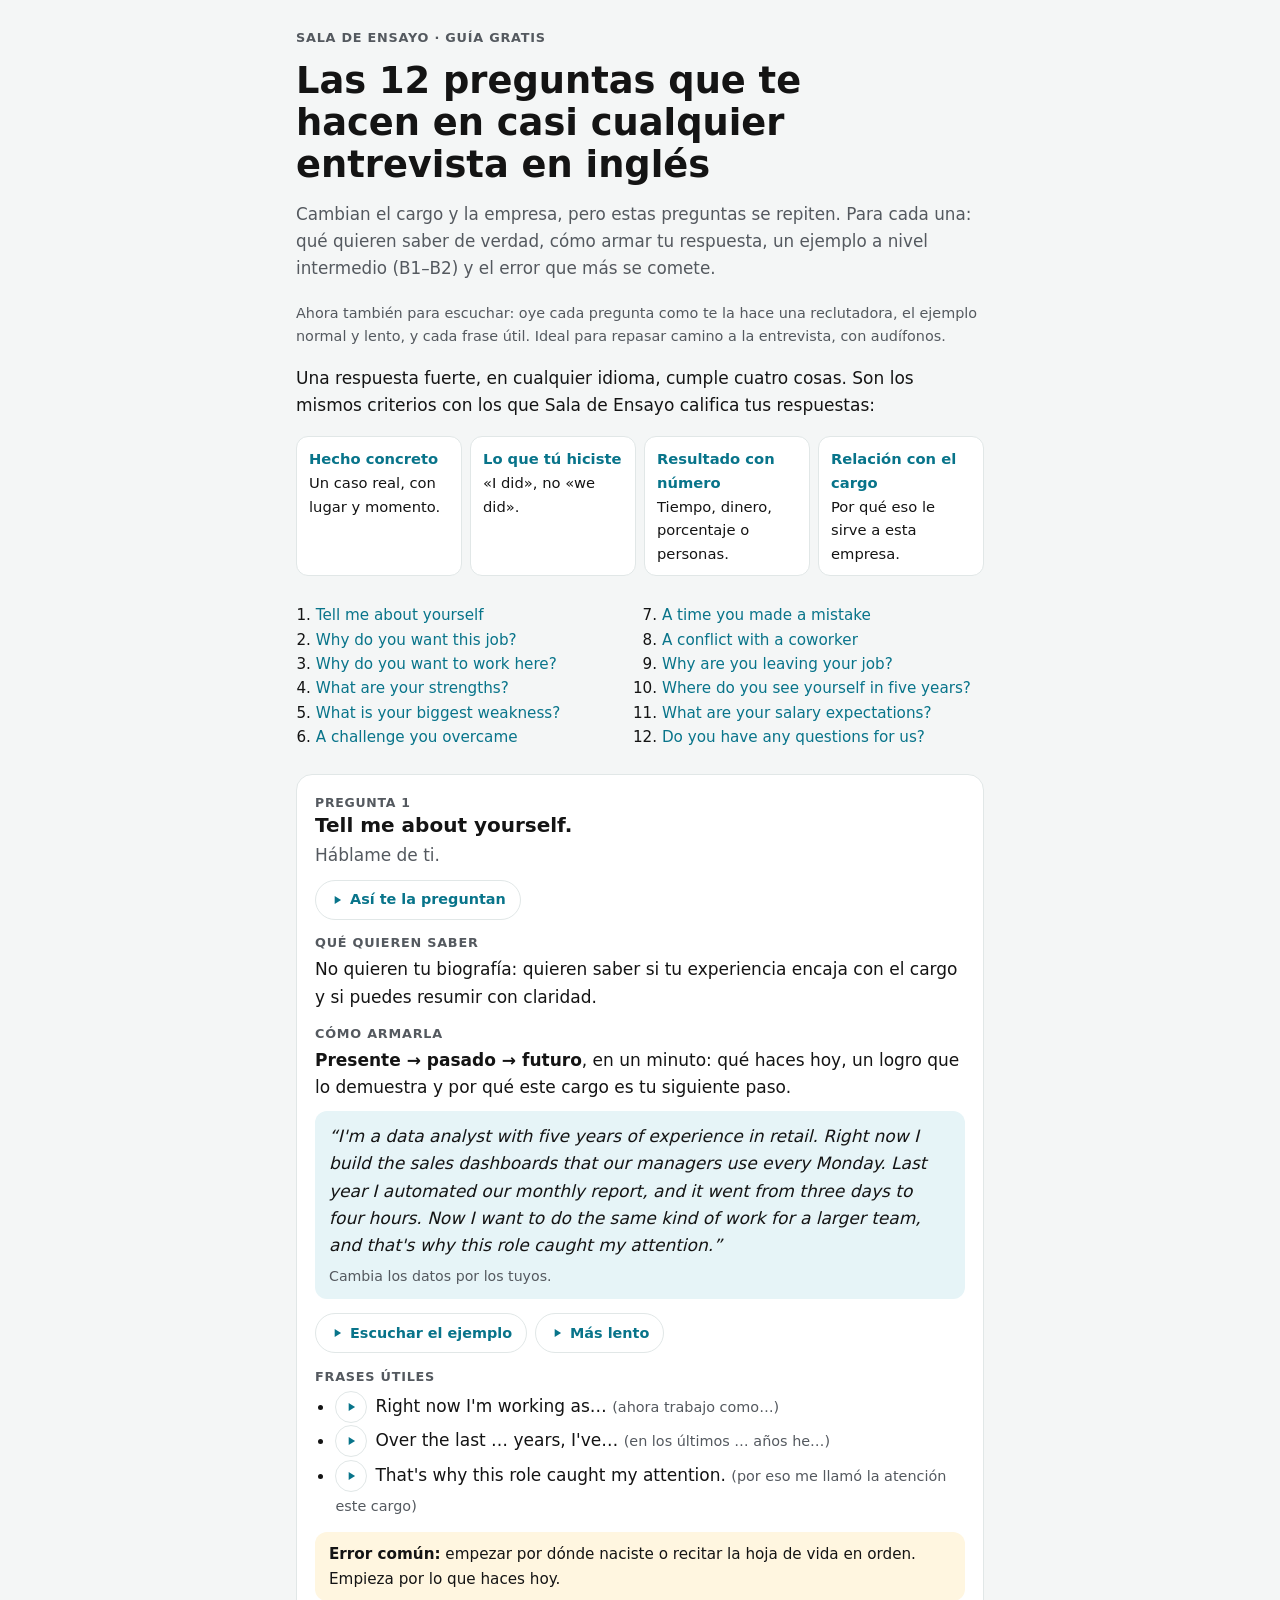
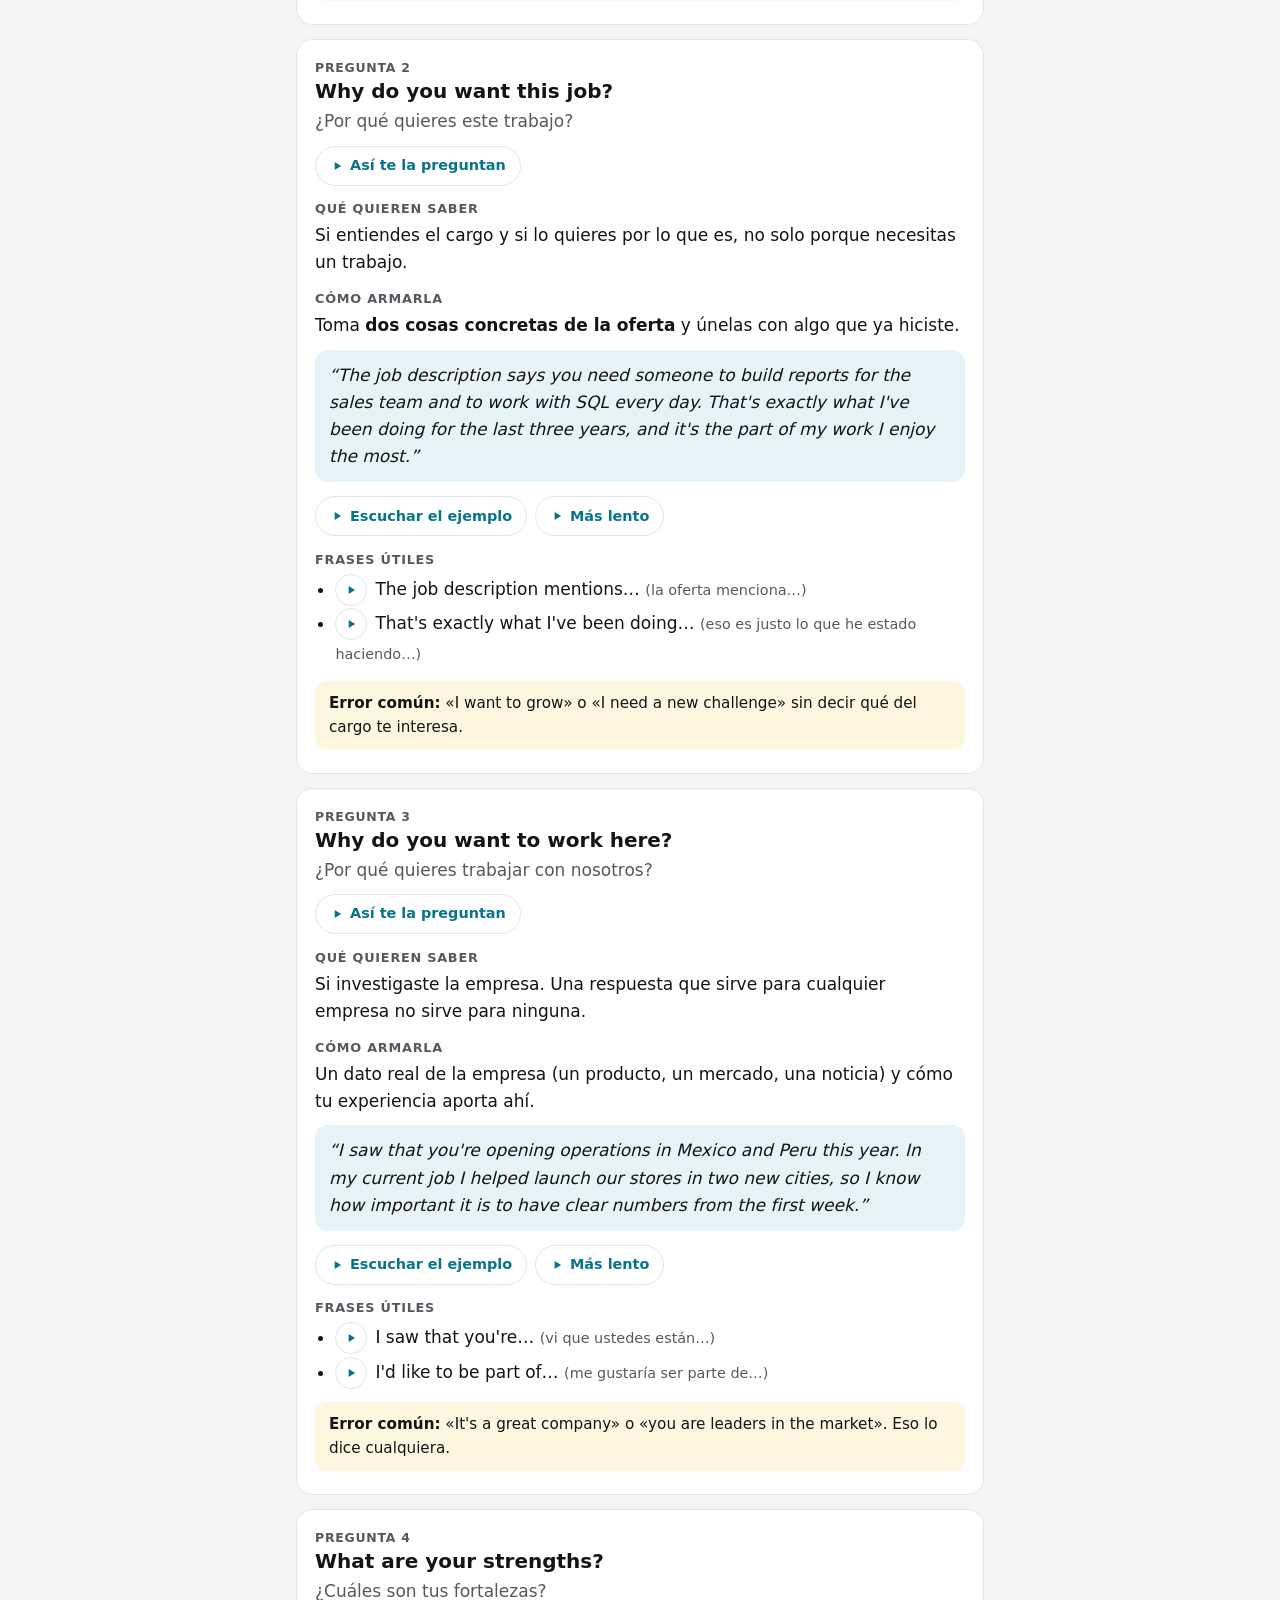
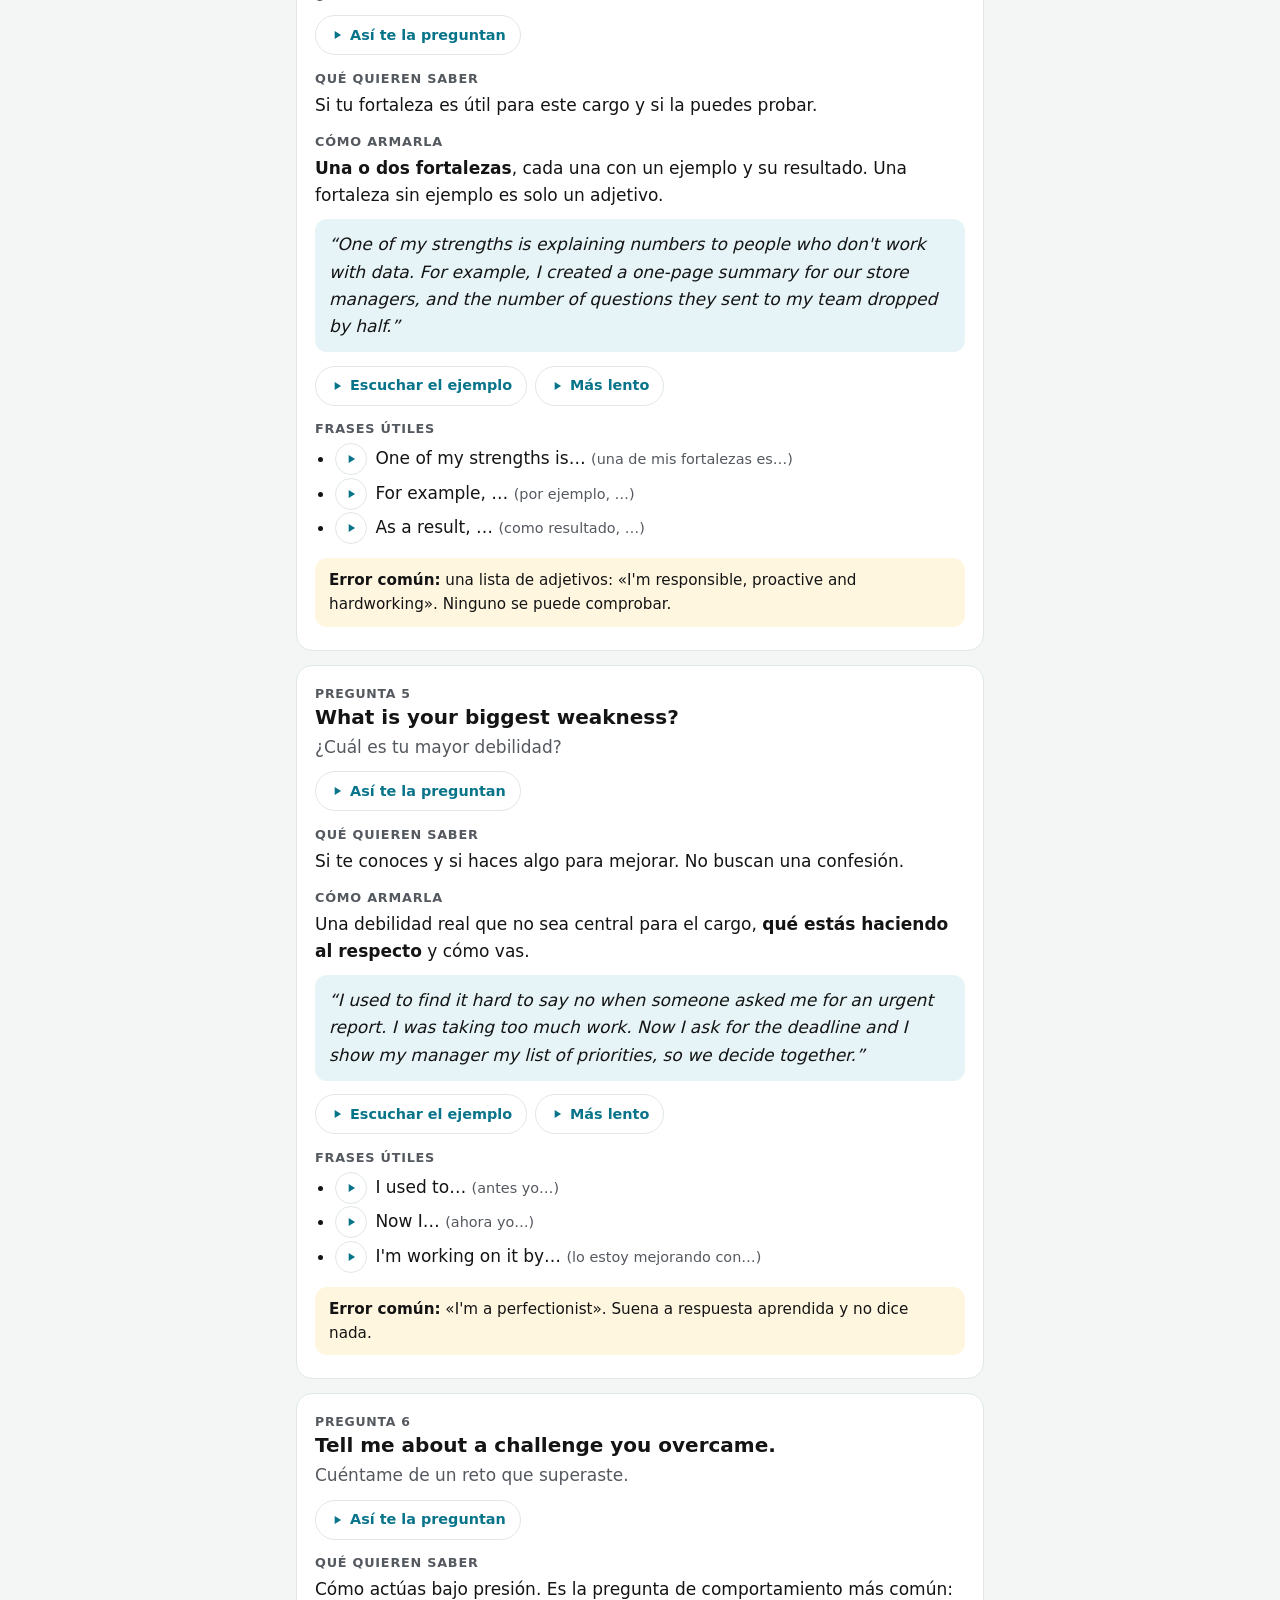
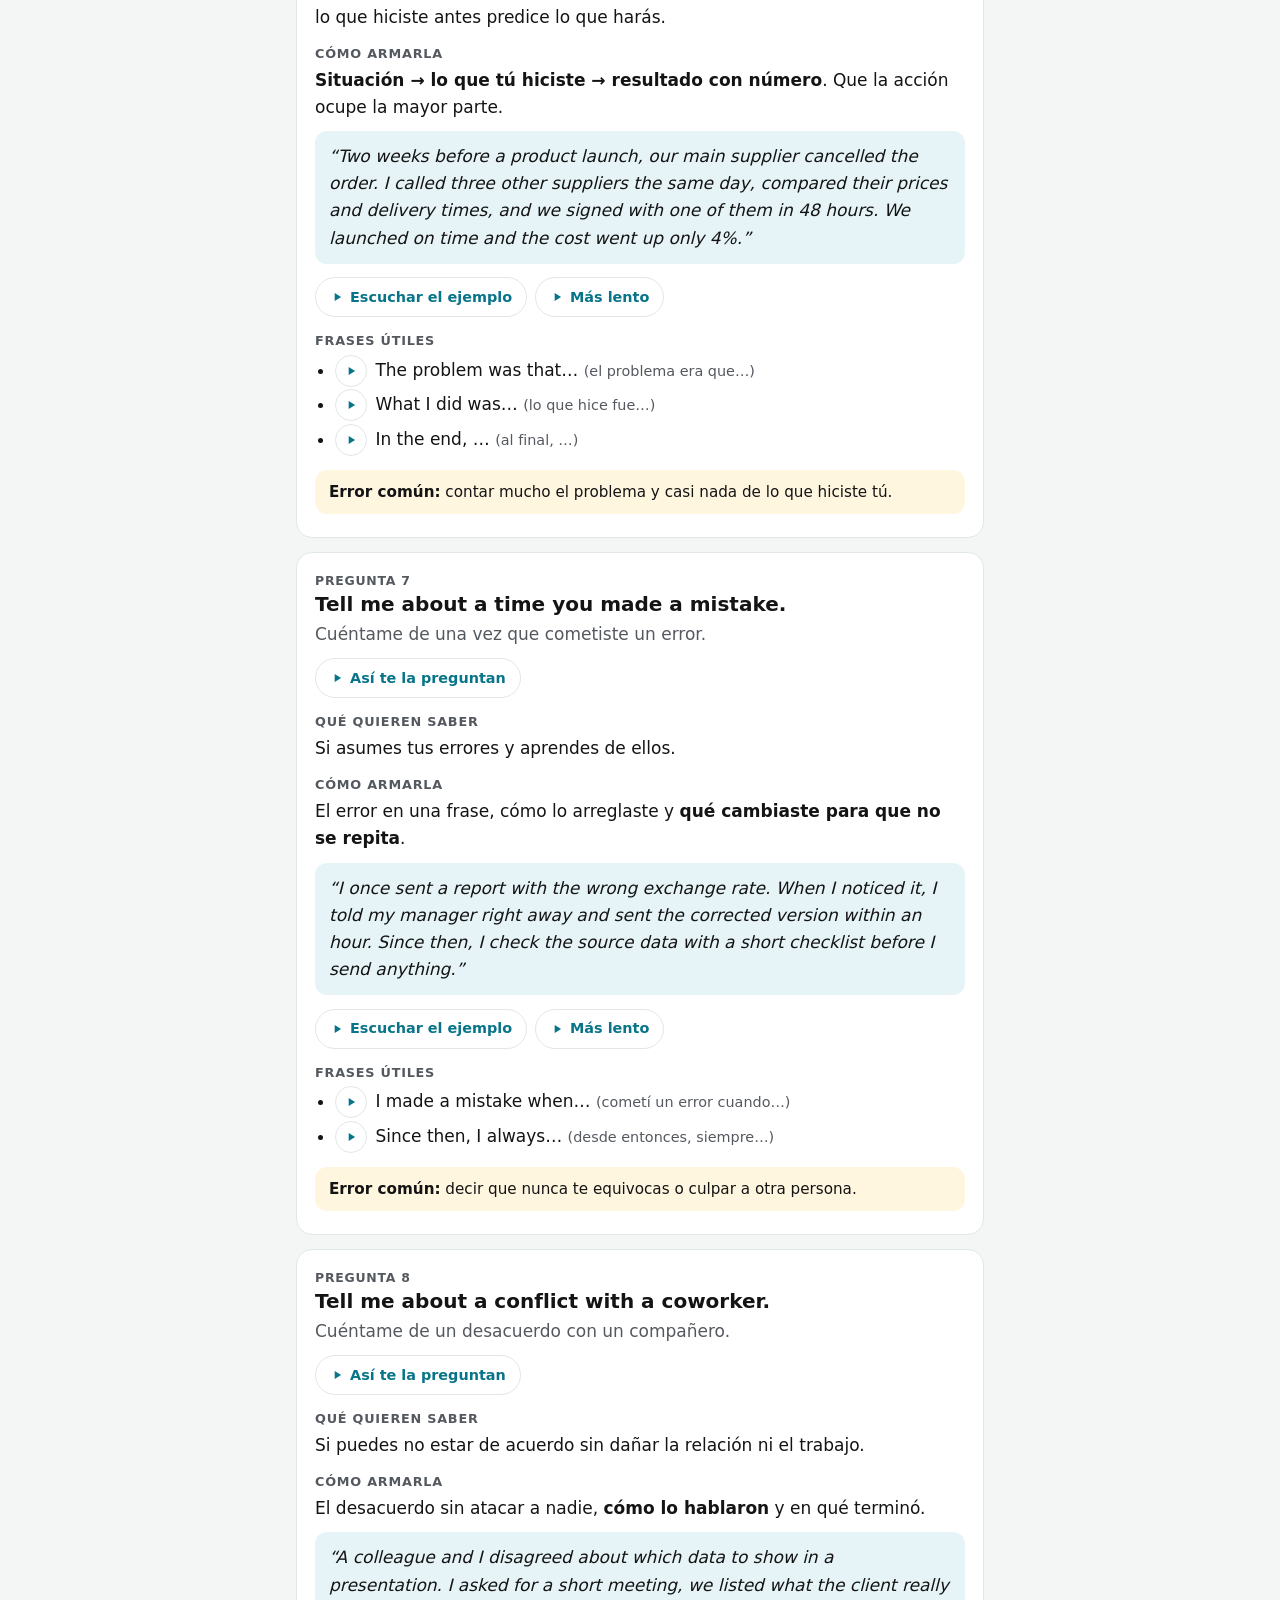
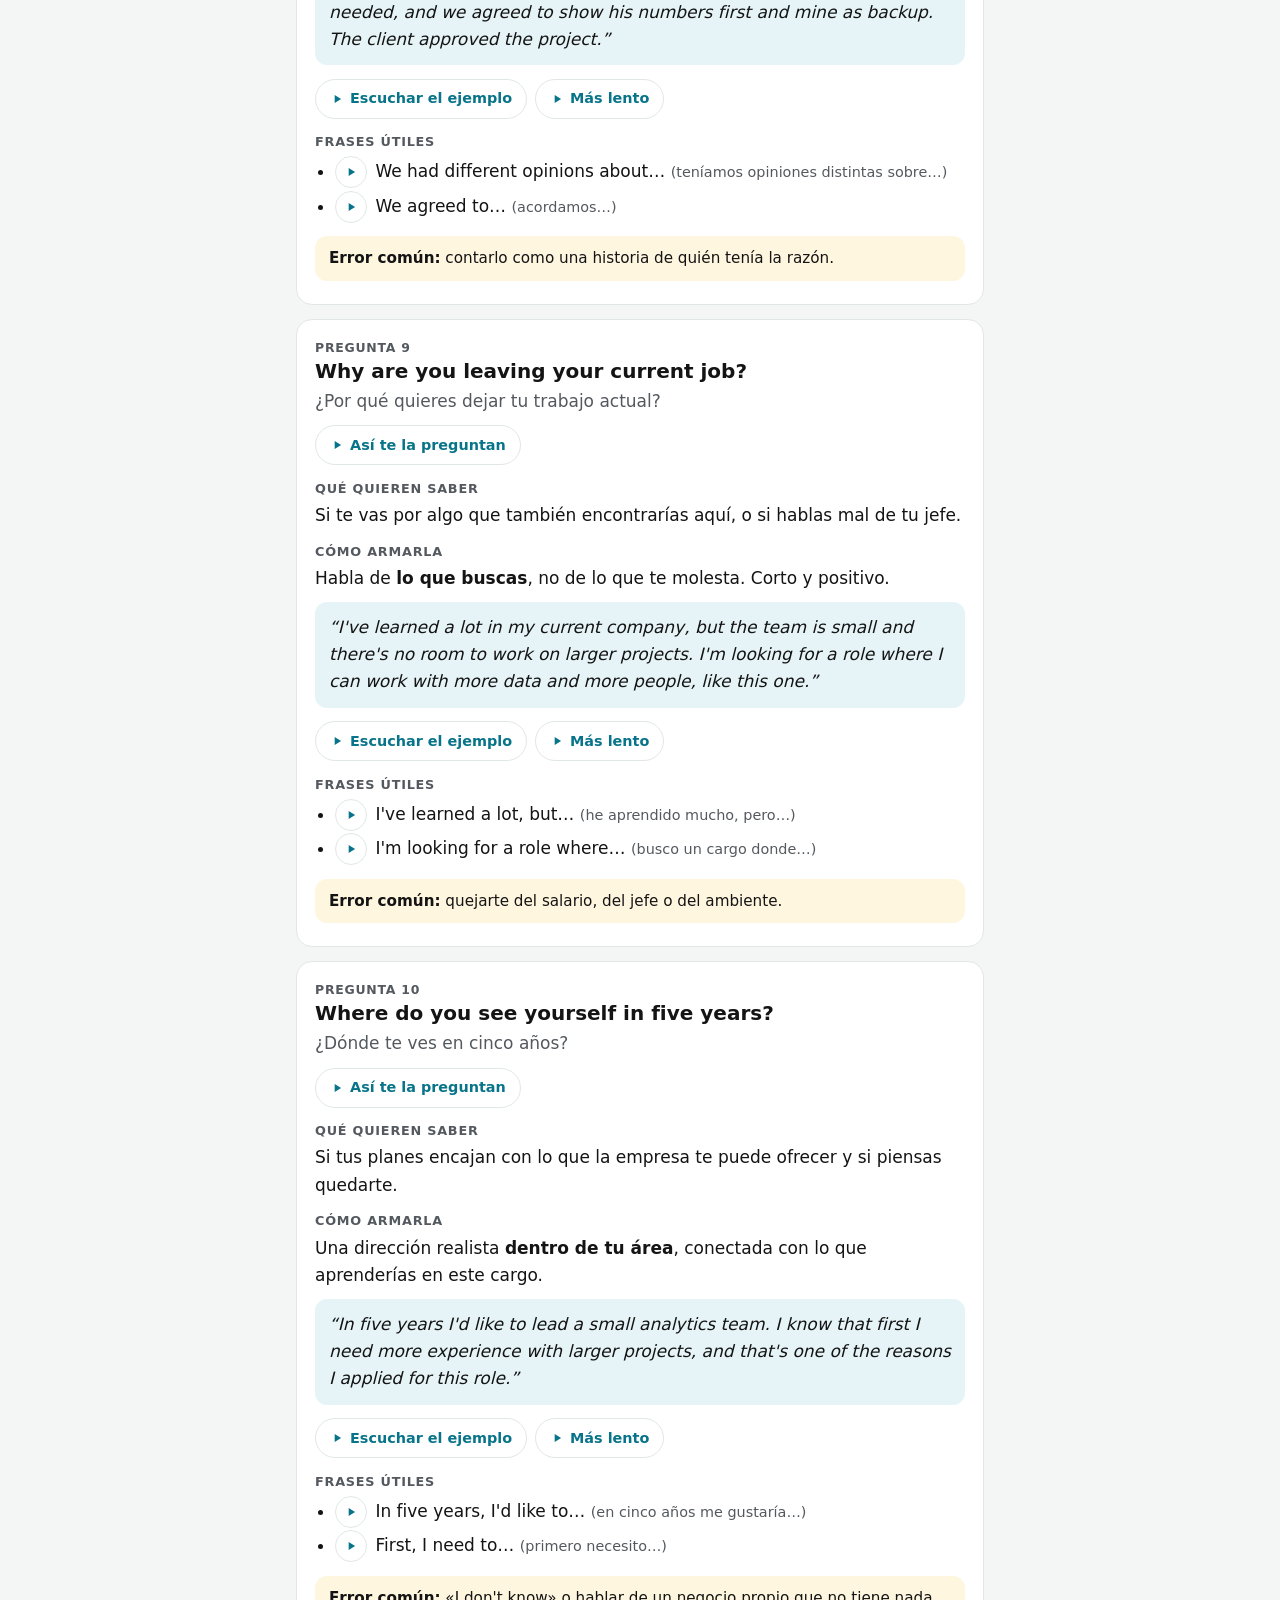
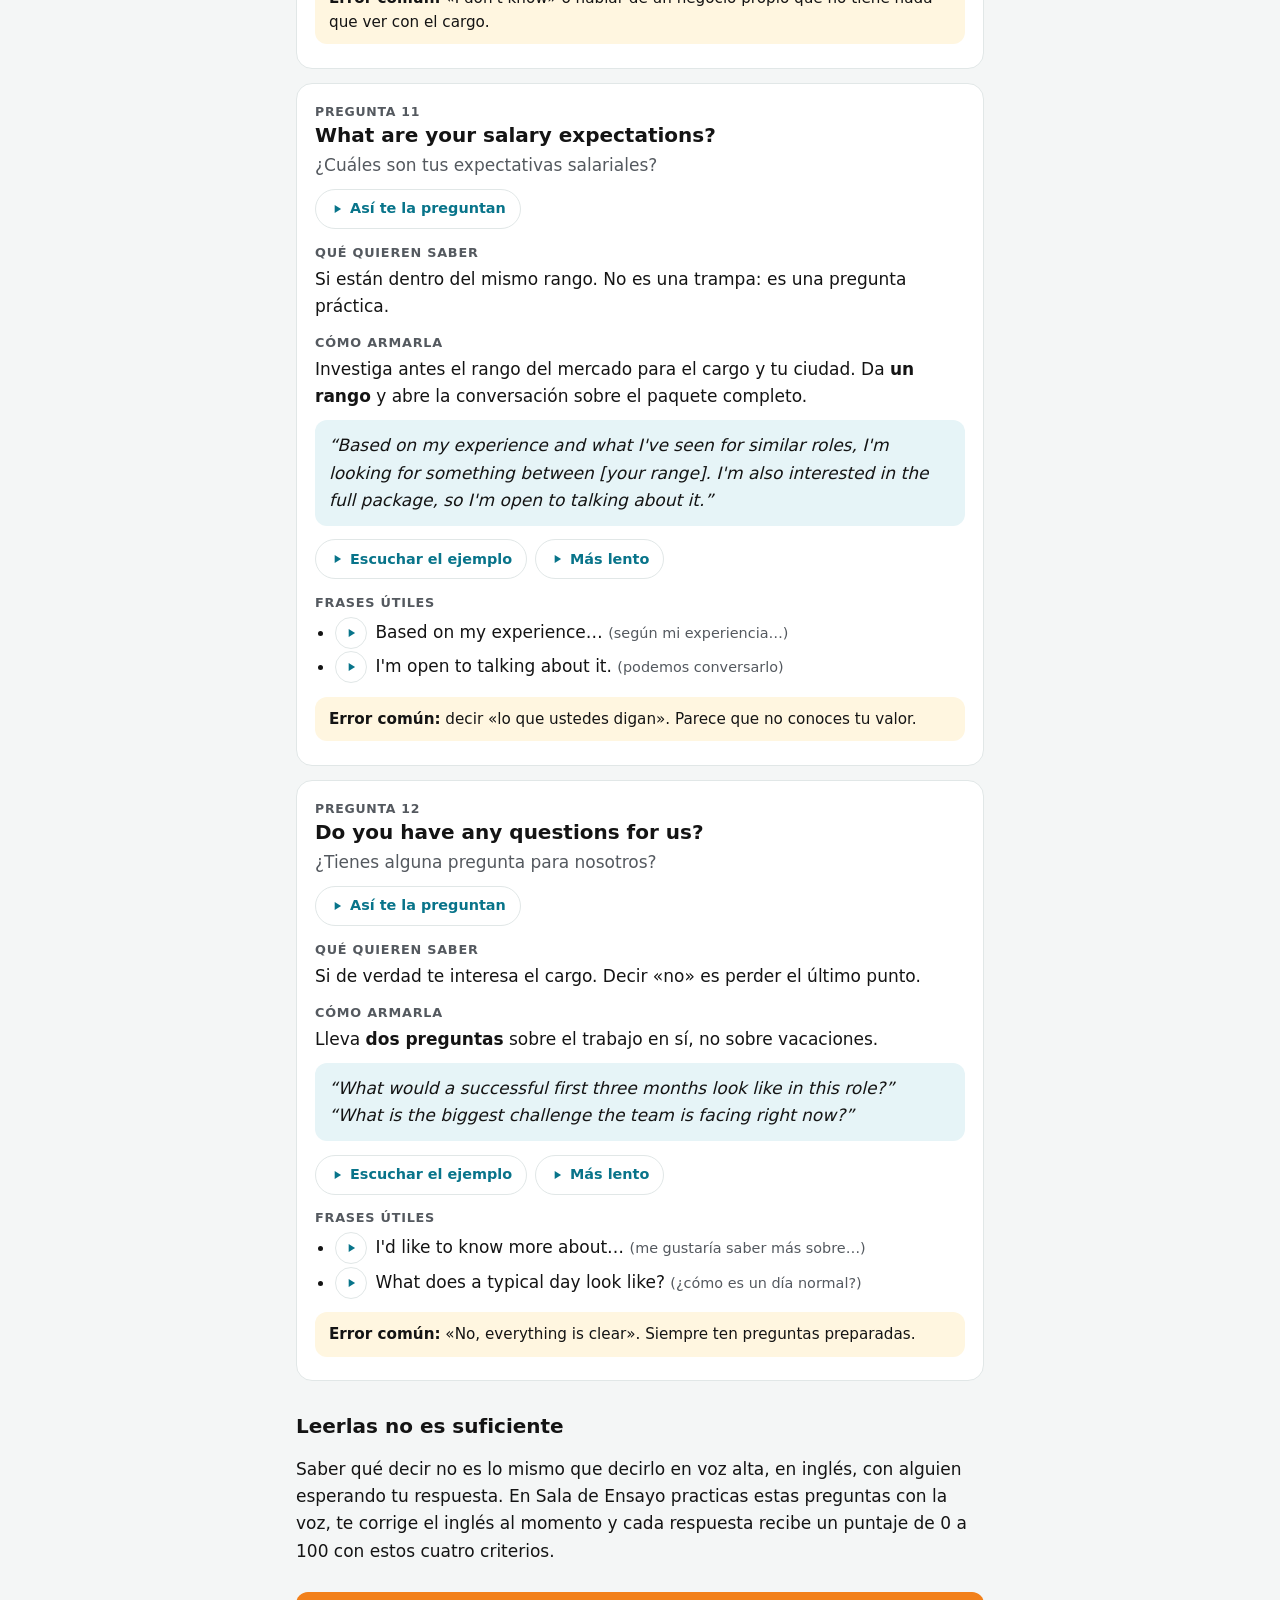
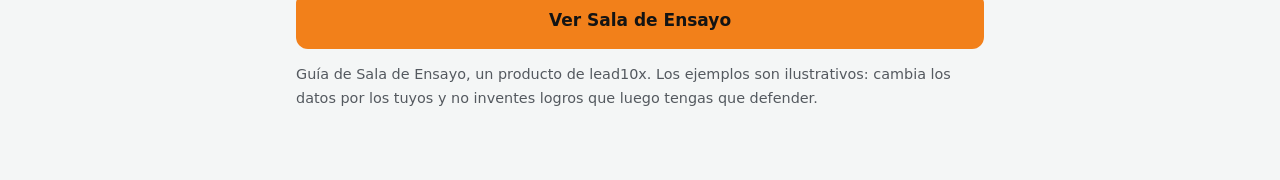
<file: docs/entrevista/guia/index.html>
<!doctype html>
<html lang="es">
<head>
<meta charset="utf-8">
<meta name="viewport" content="width=device-width, initial-scale=1, viewport-fit=cover">
<title>Las 12 preguntas · Sala de Ensayo</title>
<meta name="robots" content="noindex">
<meta name="description" content="Las 12 preguntas que te hacen en casi cualquier entrevista en inglés: qué quieren saber, cómo armar tu respuesta y un ejemplo a nivel B1–B2.">
<style>
  :root{--bg:#F4F6F6;--surface:#fff;--ink:#141414;--muted:#54595f;--line:#E1E7E7;--accent:#08748A;--action:#F2801A;--action-ink:#141414;--soft:#E6F4F7;--warn:#FFF6E0}
  @media (prefers-color-scheme:dark){:root:not([data-theme="light"]){--bg:#0E1216;--surface:#181D22;--ink:#EFF3F3;--muted:#a2adb0;--line:#243036;--accent:#0FB0D2;--soft:#12303A;--warn:#33291A;color-scheme:dark}}
  :root[data-theme="dark"]{--bg:#0E1216;--surface:#181D22;--ink:#EFF3F3;--muted:#a2adb0;--line:#243036;--accent:#0FB0D2;--soft:#12303A;--warn:#33291A;color-scheme:dark}
  *{box-sizing:border-box}
  body{margin:0;background:var(--bg);color:var(--ink);font:17px/1.6 system-ui,-apple-system,"Segoe UI",Roboto,sans-serif}
  .wrap{max-width:720px;margin:0 auto;padding-block:28px 56px;padding-left:max(16px,env(safe-area-inset-left,0px));padding-right:max(16px,env(safe-area-inset-right,0px))}
  .marca{font-size:.8rem;font-weight:700;letter-spacing:.06em;text-transform:uppercase;color:var(--muted)}
  h1{font-size:clamp(1.7rem,5.5vw,2.3rem);line-height:1.15;margin:.3em 0 .4em;text-wrap:balance}
  h2{font-size:1.25rem;line-height:1.3;margin:0 0 .2em;text-wrap:balance}
  .lead{color:var(--muted);font-size:1.05rem;margin:0 0 1.2em}
  .criterios{display:grid;grid-template-columns:repeat(auto-fit,minmax(150px,1fr));gap:8px;margin:1em 0 1.6em}
  .criterios div{background:var(--surface);border:1px solid var(--line);border-radius:12px;padding:10px 12px;font-size:.92rem}
  .criterios b{display:block;color:var(--accent)}
  nav ol{columns:2;column-gap:24px;padding-left:1.3em;margin:0 0 1.6em;font-size:.95rem} nav a{color:var(--accent);text-decoration:none}
  @media (max-width:520px){nav ol{columns:1}}
  .q{background:var(--surface);border:1px solid var(--line);border-radius:16px;padding:18px 18px 8px;margin:14px 0;scroll-margin-top:16px}
  .num{font-size:.78rem;font-weight:700;letter-spacing:.06em;color:var(--muted);text-transform:uppercase}
  .en{font-weight:700}
  .es{color:var(--muted);margin:0 0 .8em}
  .q h3{font-size:.8rem;letter-spacing:.06em;text-transform:uppercase;color:var(--muted);margin:1em 0 .2em}
  .q p{margin:0 0 .6em}
  .modelo{background:var(--soft);border-radius:12px;padding:12px 14px;margin:.3em 0 .8em}
  .modelo p{margin:0;font-style:italic} .modelo small{display:block;margin-top:.4em;color:var(--muted);font-style:normal}
  .frases{margin:.2em 0 .8em;padding-left:1.2em} .frases li{margin:.15em 0}
  .error{background:var(--warn);border-radius:12px;padding:10px 14px;margin:.3em 0 1em;font-size:.95rem}
  .cta{display:block;text-align:center;background:var(--action);color:var(--action-ink);font-weight:700;border-radius:12px;padding:15px;text-decoration:none;margin:1.6em 0 .6em}
  .muted{color:var(--muted);font-size:.9rem}
  .oir{display:flex;flex-wrap:wrap;gap:8px;margin:.2em 0 .8em}
  .oir button,.frases button{display:inline-flex;align-items:center;gap:6px;font:inherit;font-size:.9rem;font-weight:600;color:var(--accent);background:var(--surface);border:1px solid var(--line);border-radius:999px;padding:0 14px;min-height:40px;cursor:pointer}
  .oir button[aria-pressed="true"],.frases button[aria-pressed="true"]{background:var(--accent);color:var(--surface);border-color:var(--accent)}
  .frases button{min-height:32px;width:32px;padding:0;justify-content:center;margin-right:8px;vertical-align:middle}
  .oir svg,.frases svg{width:14px;height:14px;flex:none;fill:currentColor}
</style>
</head>
<body>
<div class="wrap">
  <div class="marca">Sala de Ensayo · Guía gratis</div>
  <h1>Las 12 preguntas que te hacen en casi cualquier entrevista en inglés</h1>
  <p class="lead">Cambian el cargo y la empresa, pero estas preguntas se repiten. Para cada una: qué quieren saber de verdad, cómo armar tu respuesta, un ejemplo a nivel intermedio (B1–B2) y el error que más se comete.</p>
  <p class="muted">Ahora también para escuchar: oye cada pregunta como te la hace una reclutadora, el ejemplo normal y lento, y cada frase útil. Ideal para repasar camino a la entrevista, con audífonos.</p>

  <p>Una respuesta fuerte, en cualquier idioma, cumple cuatro cosas. Son los mismos criterios con los que Sala de Ensayo califica tus respuestas:</p>
  <div class="criterios">
    <div><b>Hecho concreto</b>Un caso real, con lugar y momento.</div>
    <div><b>Lo que tú hiciste</b>«I did», no «we did».</div>
    <div><b>Resultado con número</b>Tiempo, dinero, porcentaje o personas.</div>
    <div><b>Relación con el cargo</b>Por qué eso le sirve a esta empresa.</div>
  </div>

  <nav aria-label="Las 12 preguntas"><ol>
    <li><a href="#p1">Tell me about yourself</a></li><li><a href="#p2">Why do you want this job?</a></li>
    <li><a href="#p3">Why do you want to work here?</a></li><li><a href="#p4">What are your strengths?</a></li>
    <li><a href="#p5">What is your biggest weakness?</a></li><li><a href="#p6">A challenge you overcame</a></li>
    <li><a href="#p7">A time you made a mistake</a></li><li><a href="#p8">A conflict with a coworker</a></li>
    <li><a href="#p9">Why are you leaving your job?</a></li><li><a href="#p10">Where do you see yourself in five years?</a></li>
    <li><a href="#p11">What are your salary expectations?</a></li><li><a href="#p12">Do you have any questions for us?</a></li>
  </ol></nav>

  <section class="q" id="p1"><div class="num">Pregunta 1</div>
    <h2 class="en">Tell me about yourself.</h2><p class="es">Háblame de ti.</p>
    <h3>Qué quieren saber</h3><p>No quieren tu biografía: quieren saber si tu experiencia encaja con el cargo y si puedes resumir con claridad.</p>
    <h3>Cómo armarla</h3><p><b>Presente → pasado → futuro</b>, en un minuto: qué haces hoy, un logro que lo demuestra y por qué este cargo es tu siguiente paso.</p>
    <div class="modelo"><p>“I'm a data analyst with five years of experience in retail. Right now I build the sales dashboards that our managers use every Monday. Last year I automated our monthly report, and it went from three days to four hours. Now I want to do the same kind of work for a larger team, and that's why this role caught my attention.”</p><small>Cambia los datos por los tuyos.</small></div>
    <h3>Frases útiles</h3><ul class="frases"><li>Right now I'm working as… <span class="muted">(ahora trabajo como…)</span></li><li>Over the last … years, I've… <span class="muted">(en los últimos … años he…)</span></li><li>That's why this role caught my attention. <span class="muted">(por eso me llamó la atención este cargo)</span></li></ul>
    <div class="error"><b>Error común:</b> empezar por dónde naciste o recitar la hoja de vida en orden. Empieza por lo que haces hoy.</div>
  </section>

  <section class="q" id="p2"><div class="num">Pregunta 2</div>
    <h2 class="en">Why do you want this job?</h2><p class="es">¿Por qué quieres este trabajo?</p>
    <h3>Qué quieren saber</h3><p>Si entiendes el cargo y si lo quieres por lo que es, no solo porque necesitas un trabajo.</p>
    <h3>Cómo armarla</h3><p>Toma <b>dos cosas concretas de la oferta</b> y únelas con algo que ya hiciste.</p>
    <div class="modelo"><p>“The job description says you need someone to build reports for the sales team and to work with SQL every day. That's exactly what I've been doing for the last three years, and it's the part of my work I enjoy the most.”</p></div>
    <h3>Frases útiles</h3><ul class="frases"><li>The job description mentions… <span class="muted">(la oferta menciona…)</span></li><li>That's exactly what I've been doing… <span class="muted">(eso es justo lo que he estado haciendo…)</span></li></ul>
    <div class="error"><b>Error común:</b> «I want to grow» o «I need a new challenge» sin decir qué del cargo te interesa.</div>
  </section>

  <section class="q" id="p3"><div class="num">Pregunta 3</div>
    <h2 class="en">Why do you want to work here?</h2><p class="es">¿Por qué quieres trabajar con nosotros?</p>
    <h3>Qué quieren saber</h3><p>Si investigaste la empresa. Una respuesta que sirve para cualquier empresa no sirve para ninguna.</p>
    <h3>Cómo armarla</h3><p>Un dato real de la empresa (un producto, un mercado, una noticia) y cómo tu experiencia aporta ahí.</p>
    <div class="modelo"><p>“I saw that you're opening operations in Mexico and Peru this year. In my current job I helped launch our stores in two new cities, so I know how important it is to have clear numbers from the first week.”</p></div>
    <h3>Frases útiles</h3><ul class="frases"><li>I saw that you're… <span class="muted">(vi que ustedes están…)</span></li><li>I'd like to be part of… <span class="muted">(me gustaría ser parte de…)</span></li></ul>
    <div class="error"><b>Error común:</b> «It's a great company» o «you are leaders in the market». Eso lo dice cualquiera.</div>
  </section>

  <section class="q" id="p4"><div class="num">Pregunta 4</div>
    <h2 class="en">What are your strengths?</h2><p class="es">¿Cuáles son tus fortalezas?</p>
    <h3>Qué quieren saber</h3><p>Si tu fortaleza es útil para este cargo y si la puedes probar.</p>
    <h3>Cómo armarla</h3><p><b>Una o dos fortalezas</b>, cada una con un ejemplo y su resultado. Una fortaleza sin ejemplo es solo un adjetivo.</p>
    <div class="modelo"><p>“One of my strengths is explaining numbers to people who don't work with data. For example, I created a one-page summary for our store managers, and the number of questions they sent to my team dropped by half.”</p></div>
    <h3>Frases útiles</h3><ul class="frases"><li>One of my strengths is… <span class="muted">(una de mis fortalezas es…)</span></li><li>For example, … <span class="muted">(por ejemplo, …)</span></li><li>As a result, … <span class="muted">(como resultado, …)</span></li></ul>
    <div class="error"><b>Error común:</b> una lista de adjetivos: «I'm responsible, proactive and hardworking». Ninguno se puede comprobar.</div>
  </section>

  <section class="q" id="p5"><div class="num">Pregunta 5</div>
    <h2 class="en">What is your biggest weakness?</h2><p class="es">¿Cuál es tu mayor debilidad?</p>
    <h3>Qué quieren saber</h3><p>Si te conoces y si haces algo para mejorar. No buscan una confesión.</p>
    <h3>Cómo armarla</h3><p>Una debilidad real que no sea central para el cargo, <b>qué estás haciendo al respecto</b> y cómo vas.</p>
    <div class="modelo"><p>“I used to find it hard to say no when someone asked me for an urgent report. I was taking too much work. Now I ask for the deadline and I show my manager my list of priorities, so we decide together.”</p></div>
    <h3>Frases útiles</h3><ul class="frases"><li>I used to… <span class="muted">(antes yo…)</span></li><li>Now I… <span class="muted">(ahora yo…)</span></li><li>I'm working on it by… <span class="muted">(lo estoy mejorando con…)</span></li></ul>
    <div class="error"><b>Error común:</b> «I'm a perfectionist». Suena a respuesta aprendida y no dice nada.</div>
  </section>

  <section class="q" id="p6"><div class="num">Pregunta 6</div>
    <h2 class="en">Tell me about a challenge you overcame.</h2><p class="es">Cuéntame de un reto que superaste.</p>
    <h3>Qué quieren saber</h3><p>Cómo actúas bajo presión. Es la pregunta de comportamiento más común: lo que hiciste antes predice lo que harás.</p>
    <h3>Cómo armarla</h3><p><b>Situación → lo que tú hiciste → resultado con número</b>. Que la acción ocupe la mayor parte.</p>
    <div class="modelo"><p>“Two weeks before a product launch, our main supplier cancelled the order. I called three other suppliers the same day, compared their prices and delivery times, and we signed with one of them in 48 hours. We launched on time and the cost went up only 4%.”</p></div>
    <h3>Frases útiles</h3><ul class="frases"><li>The problem was that… <span class="muted">(el problema era que…)</span></li><li>What I did was… <span class="muted">(lo que hice fue…)</span></li><li>In the end, … <span class="muted">(al final, …)</span></li></ul>
    <div class="error"><b>Error común:</b> contar mucho el problema y casi nada de lo que hiciste tú.</div>
  </section>

  <section class="q" id="p7"><div class="num">Pregunta 7</div>
    <h2 class="en">Tell me about a time you made a mistake.</h2><p class="es">Cuéntame de una vez que cometiste un error.</p>
    <h3>Qué quieren saber</h3><p>Si asumes tus errores y aprendes de ellos.</p>
    <h3>Cómo armarla</h3><p>El error en una frase, cómo lo arreglaste y <b>qué cambiaste para que no se repita</b>.</p>
    <div class="modelo"><p>“I once sent a report with the wrong exchange rate. When I noticed it, I told my manager right away and sent the corrected version within an hour. Since then, I check the source data with a short checklist before I send anything.”</p></div>
    <h3>Frases útiles</h3><ul class="frases"><li>I made a mistake when… <span class="muted">(cometí un error cuando…)</span></li><li>Since then, I always… <span class="muted">(desde entonces, siempre…)</span></li></ul>
    <div class="error"><b>Error común:</b> decir que nunca te equivocas o culpar a otra persona.</div>
  </section>

  <section class="q" id="p8"><div class="num">Pregunta 8</div>
    <h2 class="en">Tell me about a conflict with a coworker.</h2><p class="es">Cuéntame de un desacuerdo con un compañero.</p>
    <h3>Qué quieren saber</h3><p>Si puedes no estar de acuerdo sin dañar la relación ni el trabajo.</p>
    <h3>Cómo armarla</h3><p>El desacuerdo sin atacar a nadie, <b>cómo lo hablaron</b> y en qué terminó.</p>
    <div class="modelo"><p>“A colleague and I disagreed about which data to show in a presentation. I asked for a short meeting, we listed what the client really needed, and we agreed to show his numbers first and mine as backup. The client approved the project.”</p></div>
    <h3>Frases útiles</h3><ul class="frases"><li>We had different opinions about… <span class="muted">(teníamos opiniones distintas sobre…)</span></li><li>We agreed to… <span class="muted">(acordamos…)</span></li></ul>
    <div class="error"><b>Error común:</b> contarlo como una historia de quién tenía la razón.</div>
  </section>

  <section class="q" id="p9"><div class="num">Pregunta 9</div>
    <h2 class="en">Why are you leaving your current job?</h2><p class="es">¿Por qué quieres dejar tu trabajo actual?</p>
    <h3>Qué quieren saber</h3><p>Si te vas por algo que también encontrarías aquí, o si hablas mal de tu jefe.</p>
    <h3>Cómo armarla</h3><p>Habla de <b>lo que buscas</b>, no de lo que te molesta. Corto y positivo.</p>
    <div class="modelo"><p>“I've learned a lot in my current company, but the team is small and there's no room to work on larger projects. I'm looking for a role where I can work with more data and more people, like this one.”</p></div>
    <h3>Frases útiles</h3><ul class="frases"><li>I've learned a lot, but… <span class="muted">(he aprendido mucho, pero…)</span></li><li>I'm looking for a role where… <span class="muted">(busco un cargo donde…)</span></li></ul>
    <div class="error"><b>Error común:</b> quejarte del salario, del jefe o del ambiente.</div>
  </section>

  <section class="q" id="p10"><div class="num">Pregunta 10</div>
    <h2 class="en">Where do you see yourself in five years?</h2><p class="es">¿Dónde te ves en cinco años?</p>
    <h3>Qué quieren saber</h3><p>Si tus planes encajan con lo que la empresa te puede ofrecer y si piensas quedarte.</p>
    <h3>Cómo armarla</h3><p>Una dirección realista <b>dentro de tu área</b>, conectada con lo que aprenderías en este cargo.</p>
    <div class="modelo"><p>“In five years I'd like to lead a small analytics team. I know that first I need more experience with larger projects, and that's one of the reasons I applied for this role.”</p></div>
    <h3>Frases útiles</h3><ul class="frases"><li>In five years, I'd like to… <span class="muted">(en cinco años me gustaría…)</span></li><li>First, I need to… <span class="muted">(primero necesito…)</span></li></ul>
    <div class="error"><b>Error común:</b> «I don't know» o hablar de un negocio propio que no tiene nada que ver con el cargo.</div>
  </section>

  <section class="q" id="p11"><div class="num">Pregunta 11</div>
    <h2 class="en">What are your salary expectations?</h2><p class="es">¿Cuáles son tus expectativas salariales?</p>
    <h3>Qué quieren saber</h3><p>Si están dentro del mismo rango. No es una trampa: es una pregunta práctica.</p>
    <h3>Cómo armarla</h3><p>Investiga antes el rango del mercado para el cargo y tu ciudad. Da <b>un rango</b> y abre la conversación sobre el paquete completo.</p>
    <div class="modelo"><p>“Based on my experience and what I've seen for similar roles, I'm looking for something between [your range]. I'm also interested in the full package, so I'm open to talking about it.”</p></div>
    <h3>Frases útiles</h3><ul class="frases"><li>Based on my experience… <span class="muted">(según mi experiencia…)</span></li><li>I'm open to talking about it. <span class="muted">(podemos conversarlo)</span></li></ul>
    <div class="error"><b>Error común:</b> decir «lo que ustedes digan». Parece que no conoces tu valor.</div>
  </section>

  <section class="q" id="p12"><div class="num">Pregunta 12</div>
    <h2 class="en">Do you have any questions for us?</h2><p class="es">¿Tienes alguna pregunta para nosotros?</p>
    <h3>Qué quieren saber</h3><p>Si de verdad te interesa el cargo. Decir «no» es perder el último punto.</p>
    <h3>Cómo armarla</h3><p>Lleva <b>dos preguntas</b> sobre el trabajo en sí, no sobre vacaciones.</p>
    <div class="modelo"><p>“What would a successful first three months look like in this role?”<br>“What is the biggest challenge the team is facing right now?”</p></div>
    <h3>Frases útiles</h3><ul class="frases"><li>I'd like to know more about… <span class="muted">(me gustaría saber más sobre…)</span></li><li>What does a typical day look like? <span class="muted">(¿cómo es un día normal?)</span></li></ul>
    <div class="error"><b>Error común:</b> «No, everything is clear». Siempre ten preguntas preparadas.</div>
  </section>

  <h2 style="margin-top:1.6em">Leerlas no es suficiente</h2>
  <p>Saber qué decir no es lo mismo que decirlo en voz alta, en inglés, con alguien esperando tu respuesta. En Sala de Ensayo practicas estas preguntas con la voz, te corrige el inglés al momento y cada respuesta recibe un puntaje de 0 a 100 con estos cuatro criterios.</p>
  <a class="cta" href="https://sala.lead10x.com.co/entrevista/?utm_source=guia&utm_medium=correo&utm_campaign=bf2026">Ver Sala de Ensayo</a>
  <p class="muted">Guía de Sala de Ensayo, un producto de lead10x. Los ejemplos son ilustrativos: cambia los datos por los tuyos y no inventes logros que luego tengas que defender.</p>
</div>
<script>
// 17-nov: audio grabado de cada pregunta (reclutadora), del ejemplo (normal y lento) y de cada frase útil.
// Un solo reproductor: tocar otro botón detiene el anterior; tocar el mismo lo pausa.
(() => {
  const PLAY = '<svg viewBox="0 0 24 24" aria-hidden="true"><path d="M8 5v14l11-7z"/></svg>';
  const audio = new Audio(); let actual = null;
  const soltar = () => { if (actual) actual.setAttribute("aria-pressed", "false"); actual = null; };
  audio.onended = soltar; audio.onerror = soltar;
  const boton = (src, texto, etiqueta) => {
    const b = document.createElement("button"); b.type = "button"; b.setAttribute("aria-pressed", "false");
    b.setAttribute("aria-label", etiqueta); b.innerHTML = PLAY + (texto ? `<span>${texto}</span>` : "");
    b.onclick = () => {
      if (actual === b) { audio.pause(); soltar(); return; }
      soltar(); audio.src = src; audio.play().then(() => { actual = b; b.setAttribute("aria-pressed", "true"); }).catch(soltar);
    };
    return b;
  };
  for (const q of document.querySelectorAll("section.q")) {
    const id = q.id, a = (n) => `audio/${id}_${n}.mp3`, fila = (...bs) => { const d = document.createElement("div"); d.className = "oir"; d.append(...bs); return d; };
    q.querySelector("p.es").after(fila(boton(a("pregunta"), "Así te la preguntan", "Escuchar la pregunta")));
    const m = q.querySelector(".modelo");
    if (m) m.after(fila(boton(a("modelo"), "Escuchar el ejemplo", "Escuchar el ejemplo"), boton(a("modelo_lento"), "Más lento", "Escuchar el ejemplo más lento")));
    q.querySelectorAll(".frases li").forEach((li, k) => li.prepend(boton(a("f" + (k + 1)), "", "Escuchar la frase")));
  }
})();
</script>
</body>
</html>
</file>
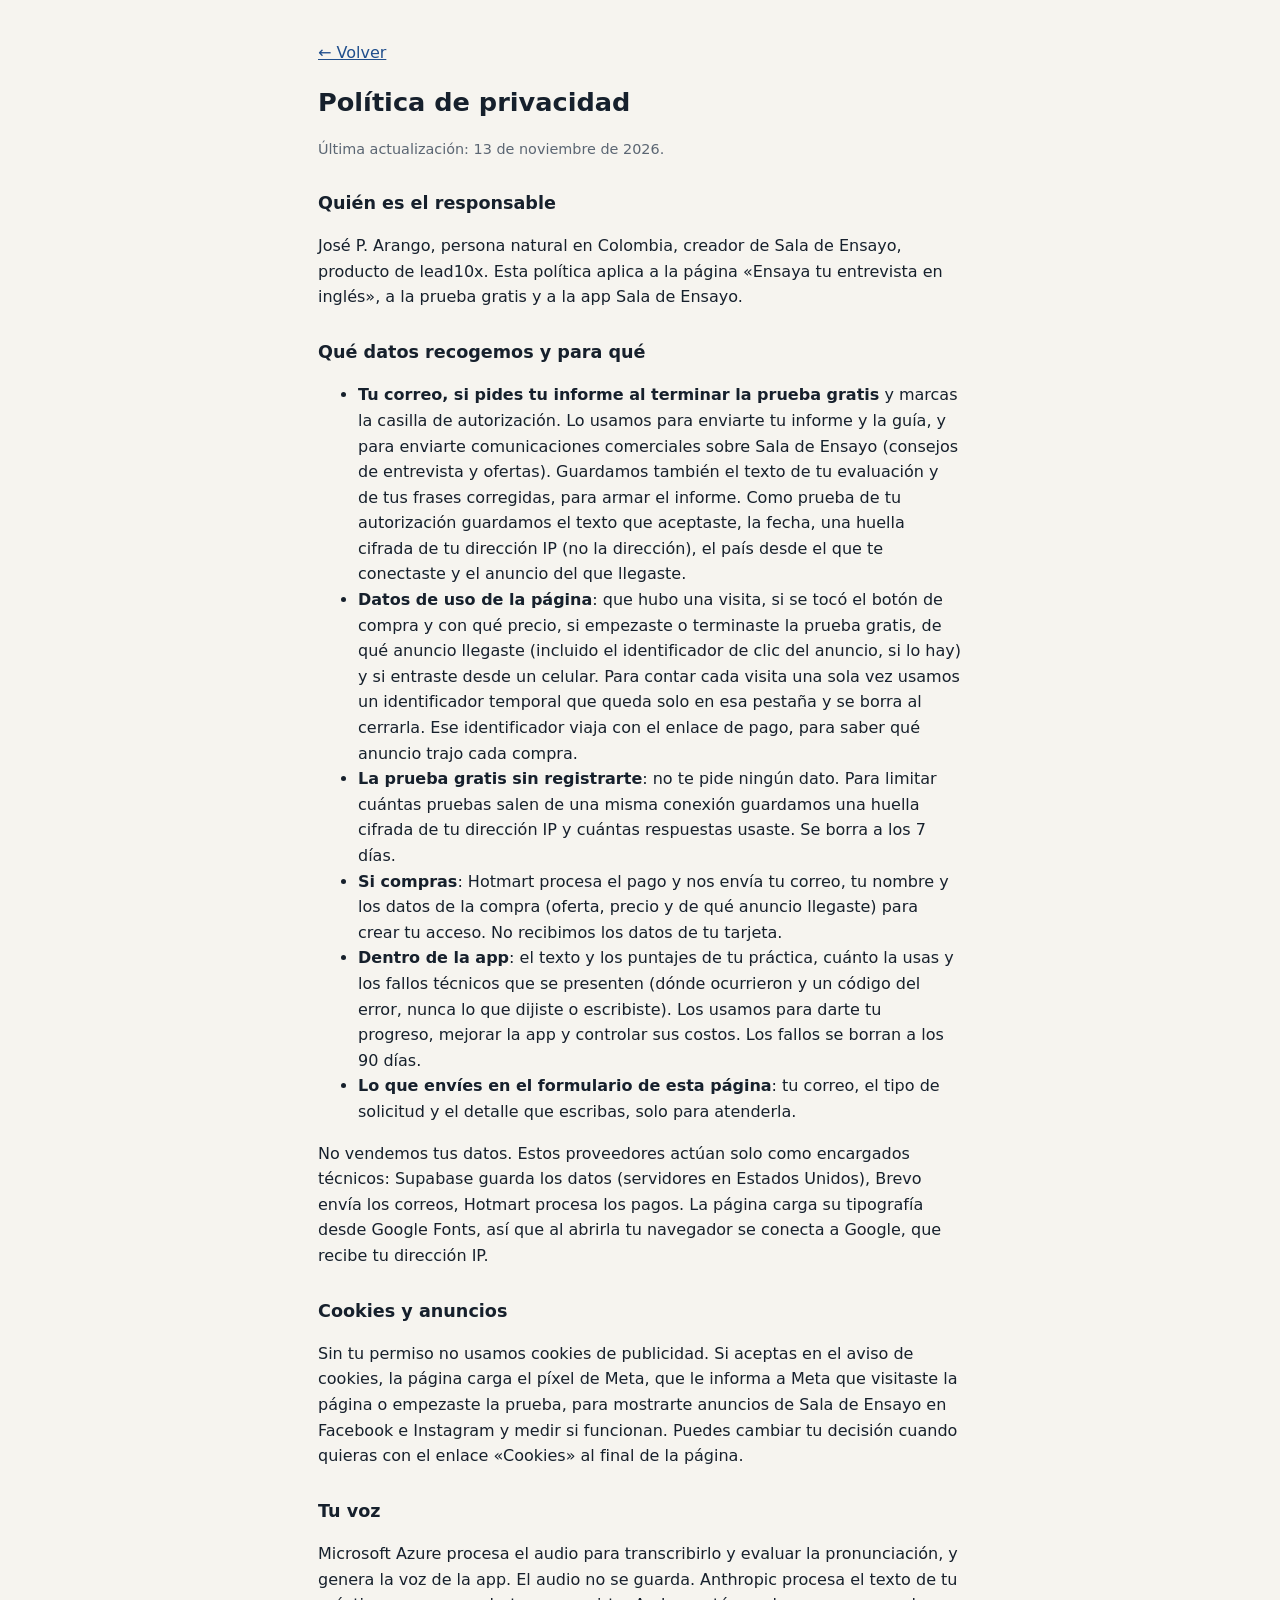
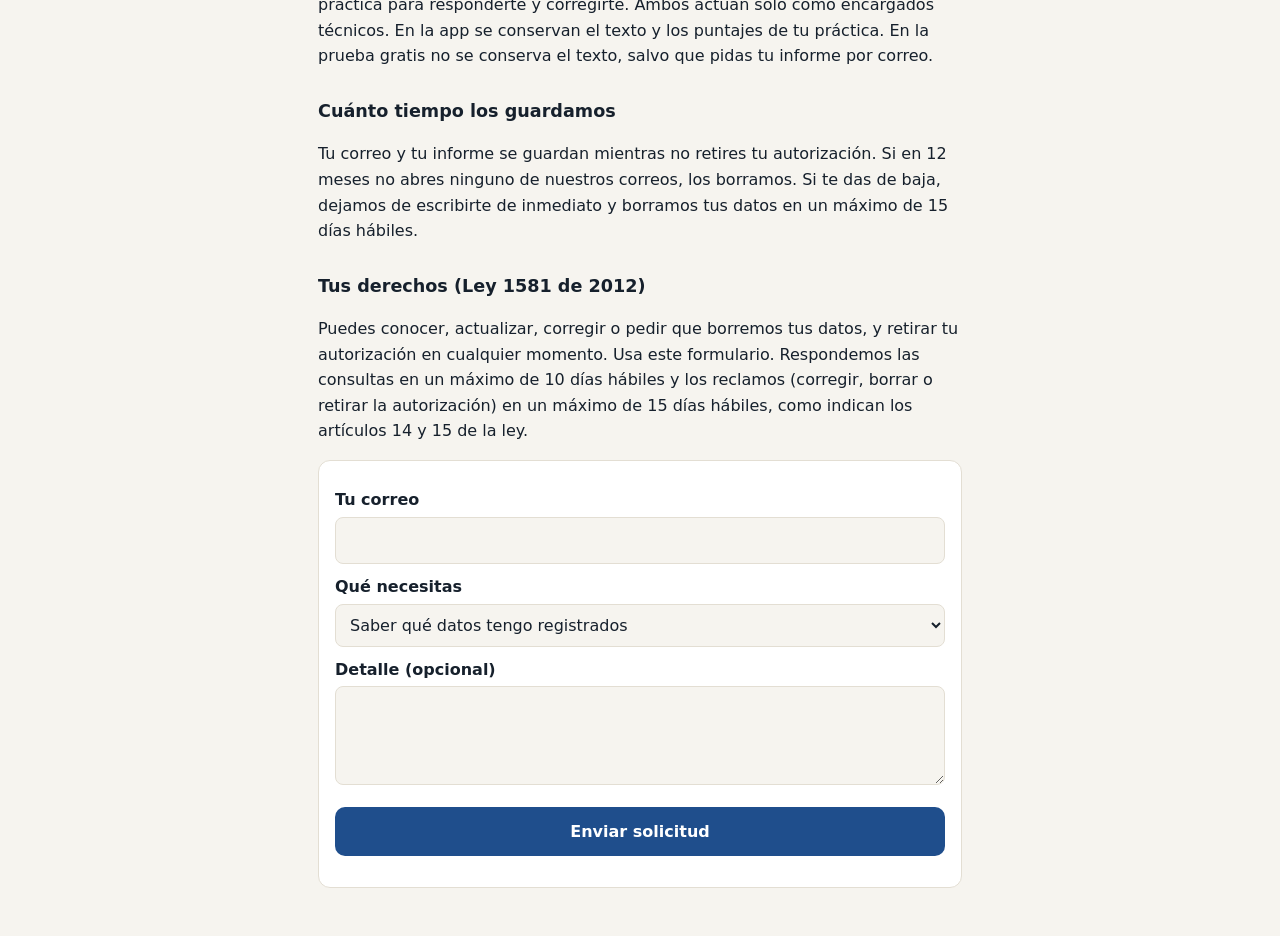
<file: docs/entrevista/privacidad.html>
<!doctype html>
<html lang="es">
<head>
<meta charset="utf-8">
<meta name="viewport" content="width=device-width, initial-scale=1">
<title>Privacidad · Sala de Ensayo</title>
<meta name="robots" content="noindex">
<style>
  :root{--bg:#f6f4ef;--surface:#fff;--ink:#16202c;--muted:#5b6673;--line:#e3ded3;--accent:#1f4e8c;--accent-ink:#fff}
  @media (prefers-color-scheme:dark){:root{--bg:#11161d;--surface:#18202a;--ink:#eef1f4;--muted:#a3adb8;--line:#2a3542;--accent:#6aa0e6;--accent-ink:#0b1220}}
  *{box-sizing:border-box} body{margin:0;background:var(--bg);color:var(--ink);font:16px/1.6 system-ui,-apple-system,"Segoe UI",Roboto,sans-serif}
  .wrap{max-width:680px;margin:0 auto;padding:24px 18px 48px} h1{font-size:1.6rem;margin:.2em 0 .6em} h2{font-size:1.1rem;margin:1.6em 0 .4em}
  a{color:var(--accent)} .muted{color:var(--muted);font-size:.9rem}
  form{background:var(--surface);border:1px solid var(--line);border-radius:12px;padding:16px;margin-top:10px}
  label{display:block;font-weight:600;margin:10px 0 4px} input,select,textarea{width:100%;font:inherit;padding:10px;border:1px solid var(--line);border-radius:8px;background:var(--bg);color:var(--ink)}
  button{margin-top:14px;width:100%;border:0;border-radius:10px;background:var(--accent);color:var(--accent-ink);font:inherit;font-weight:700;padding:12px;cursor:pointer}
</style>
</head>
<body>
<div class="wrap">
  <p><a href="./">← Volver</a></p>
  <h1>Política de privacidad</h1>
  <p class="muted">Última actualización: 13 de noviembre de 2026.</p>

  <h2>Quién es el responsable</h2>
  <p>José P. Arango, persona natural en Colombia, creador de Sala de Ensayo, producto de lead10x. Esta política aplica a la página «Ensaya tu entrevista en inglés», a la prueba gratis y a la app Sala de Ensayo.</p>

  <h2>Qué datos recogemos y para qué</h2>
  <ul>
    <li><b>Tu correo, si pides tu informe al terminar la prueba gratis</b> y marcas la casilla de autorización. Lo usamos para enviarte tu informe y la guía, y para enviarte comunicaciones comerciales sobre Sala de Ensayo (consejos de entrevista y ofertas). Guardamos también el texto de tu evaluación y de tus frases corregidas, para armar el informe. Como prueba de tu autorización guardamos el texto que aceptaste, la fecha, una huella cifrada de tu dirección IP (no la dirección), el país desde el que te conectaste y el anuncio del que llegaste.</li>
    <li><b>Datos de uso de la página</b>: que hubo una visita, si se tocó el botón de compra y con qué precio, si empezaste o terminaste la prueba gratis, de qué anuncio llegaste (incluido el identificador de clic del anuncio, si lo hay) y si entraste desde un celular. Para contar cada visita una sola vez usamos un identificador temporal que queda solo en esa pestaña y se borra al cerrarla. Ese identificador viaja con el enlace de pago, para saber qué anuncio trajo cada compra.</li>
    <li><b>La prueba gratis sin registrarte</b>: no te pide ningún dato. Para limitar cuántas pruebas salen de una misma conexión guardamos una huella cifrada de tu dirección IP y cuántas respuestas usaste. Se borra a los 7 días.</li>
    <li><b>Si compras</b>: Hotmart procesa el pago y nos envía tu correo, tu nombre y los datos de la compra (oferta, precio y de qué anuncio llegaste) para crear tu acceso. No recibimos los datos de tu tarjeta.</li>
    <li><b>Dentro de la app</b>: el texto y los puntajes de tu práctica, cuánto la usas y los fallos técnicos que se presenten (dónde ocurrieron y un código del error, nunca lo que dijiste o escribiste). Los usamos para darte tu progreso, mejorar la app y controlar sus costos. Los fallos se borran a los 90 días.</li>
    <li><b>Lo que envíes en el formulario de esta página</b>: tu correo, el tipo de solicitud y el detalle que escribas, solo para atenderla.</li>
  </ul>
  <p>No vendemos tus datos. Estos proveedores actúan solo como encargados técnicos: Supabase guarda los datos (servidores en Estados Unidos), Brevo envía los correos, Hotmart procesa los pagos. La página carga su tipografía desde Google Fonts, así que al abrirla tu navegador se conecta a Google, que recibe tu dirección IP.</p>

  <h2>Cookies y anuncios</h2>
  <p>Sin tu permiso no usamos cookies de publicidad. Si aceptas en el aviso de cookies, la página carga el píxel de Meta, que le informa a Meta que visitaste la página o empezaste la prueba, para mostrarte anuncios de Sala de Ensayo en Facebook e Instagram y medir si funcionan. Puedes cambiar tu decisión cuando quieras con el enlace «Cookies» al final de la página.</p>

  <h2>Tu voz</h2>
  <p>Microsoft Azure procesa el audio para transcribirlo y evaluar la pronunciación, y genera la voz de la app. El audio no se guarda. Anthropic procesa el texto de tu práctica para responderte y corregirte. Ambos actúan solo como encargados técnicos. En la app se conservan el texto y los puntajes de tu práctica. En la prueba gratis no se conserva el texto, salvo que pidas tu informe por correo.</p>

  <h2>Cuánto tiempo los guardamos</h2>
  <p>Tu correo y tu informe se guardan mientras no retires tu autorización. Si en 12 meses no abres ninguno de nuestros correos, los borramos. Si te das de baja, dejamos de escribirte de inmediato y borramos tus datos en un máximo de 15 días hábiles.</p>

  <h2>Tus derechos (Ley 1581 de 2012)</h2>
  <p>Puedes conocer, actualizar, corregir o pedir que borremos tus datos, y retirar tu autorización en cualquier momento. Usa este formulario. Respondemos las consultas en un máximo de 10 días hábiles y los reclamos (corregir, borrar o retirar la autorización) en un máximo de 15 días hábiles, como indican los artículos 14 y 15 de la ley.</p>
  <form id="f">
    <label for="e">Tu correo</label>
    <input id="e" type="email" required autocomplete="email">
    <label for="t">Qué necesitas</label>
    <select id="t"><option value="consulta">Saber qué datos tengo registrados</option><option value="corregir">Corregir mis datos</option><option value="borrar">Borrar mis datos y retirar la autorización</option></select>
    <label for="m">Detalle (opcional)</label>
    <textarea id="m" rows="3" maxlength="1000"></textarea>
    <div aria-hidden="true" style="position:absolute;left:-9999px"><input id="hp" type="text" tabindex="-1" autocomplete="off"></div>
    <button type="submit" id="b">Enviar solicitud</button>
    <p class="muted" id="r" role="status"></p>
  </form>
</div>
<script>
  const ENDPOINT = "https://srdpcfpqdapdaydhdbjs.supabase.co/functions/v1/espera";
  document.getElementById("f").onsubmit = async (ev) => {
    ev.preventDefault();
    const r = document.getElementById("r"), btn = document.getElementById("b");
    btn.disabled = true;
    try {
      const res = await fetch(ENDPOINT, { method: "POST", headers: { "Content-Type": "application/json" },
        body: JSON.stringify({ evento: "contacto", email: document.getElementById("e").value.trim(), tipo: document.getElementById("t").value, mensaje: document.getElementById("m").value.trim(), web: document.getElementById("hp").value }) });
      r.textContent = res.ok ? "Recibimos tu solicitud. Te responderemos a ese correo." : res.status === 429 ? "Recibimos demasiadas solicitudes. Intenta de nuevo más tarde." : "No se pudo enviar. Revisa el correo e intenta de nuevo.";
    } catch { r.textContent = "No se pudo enviar. Revisa tu conexión e intenta de nuevo."; }
    finally { btn.disabled = false; }
  };
</script>
</body>
</html>
</file>
